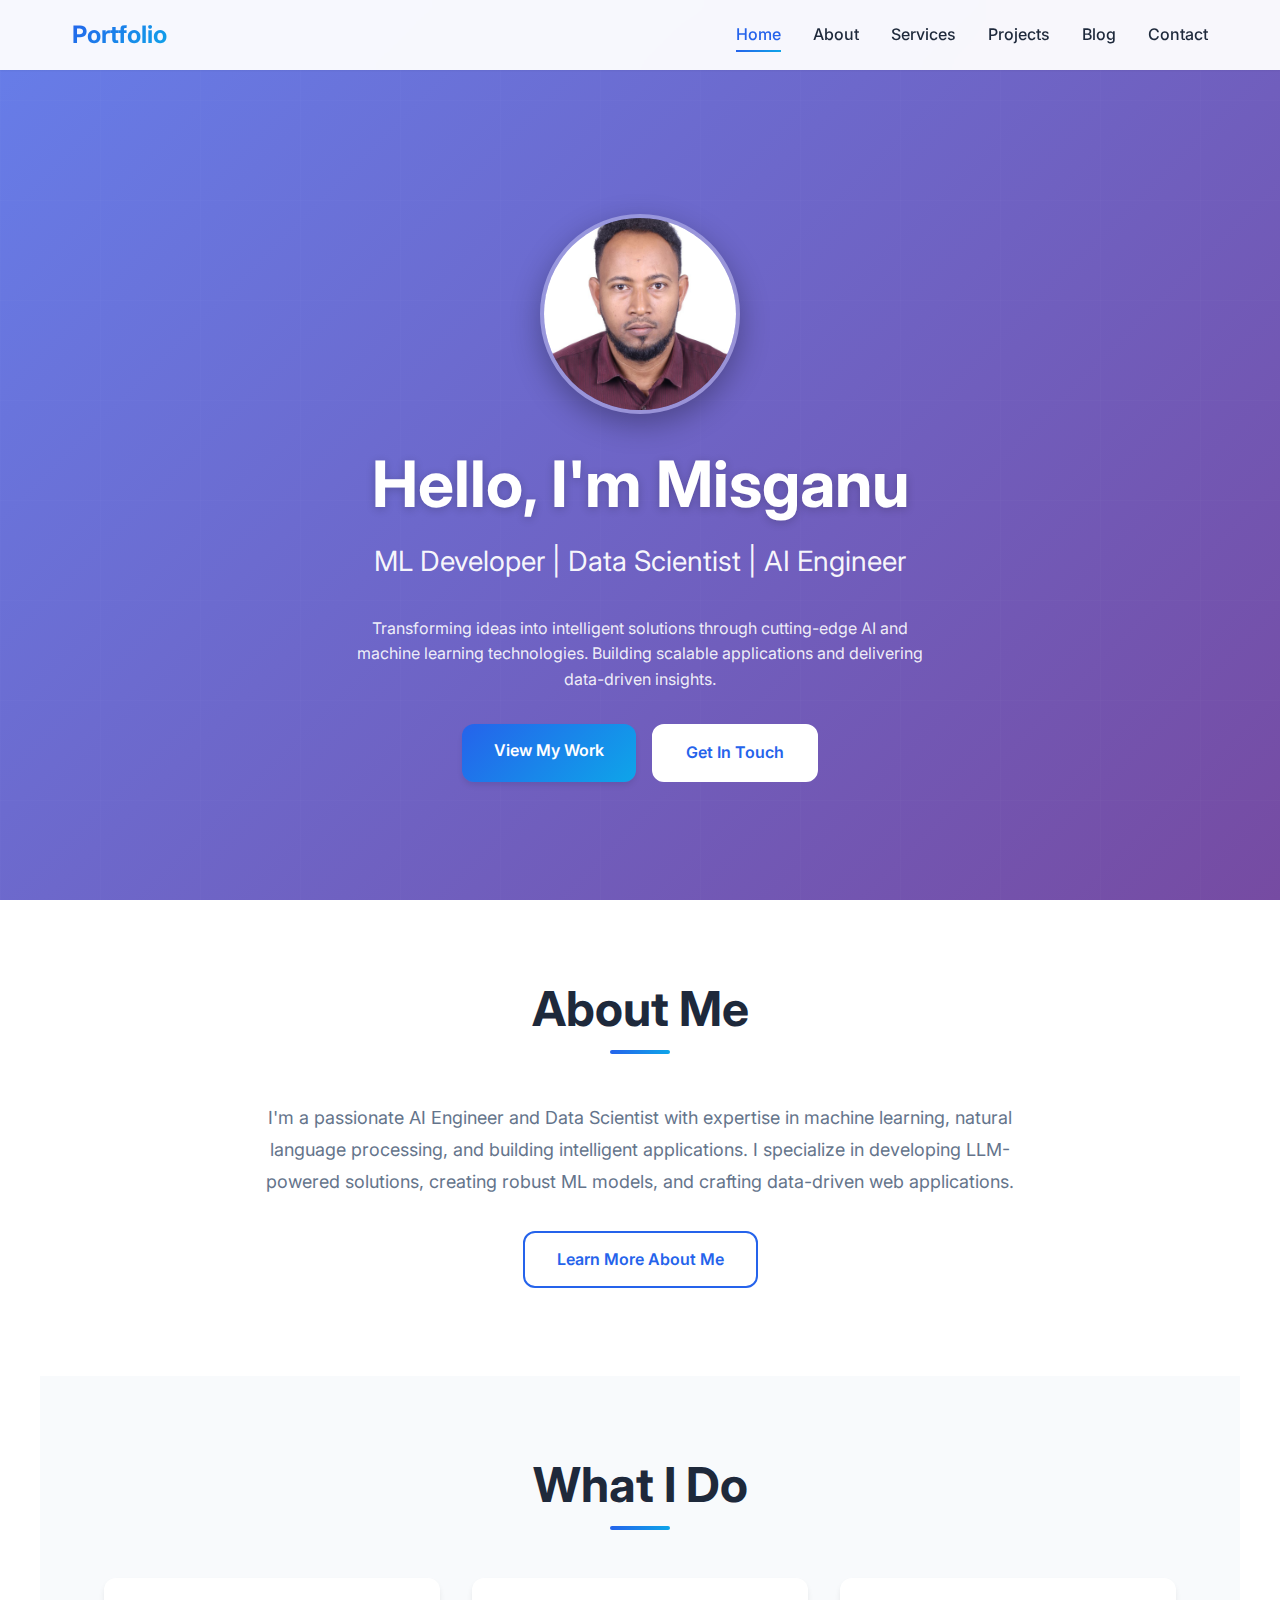
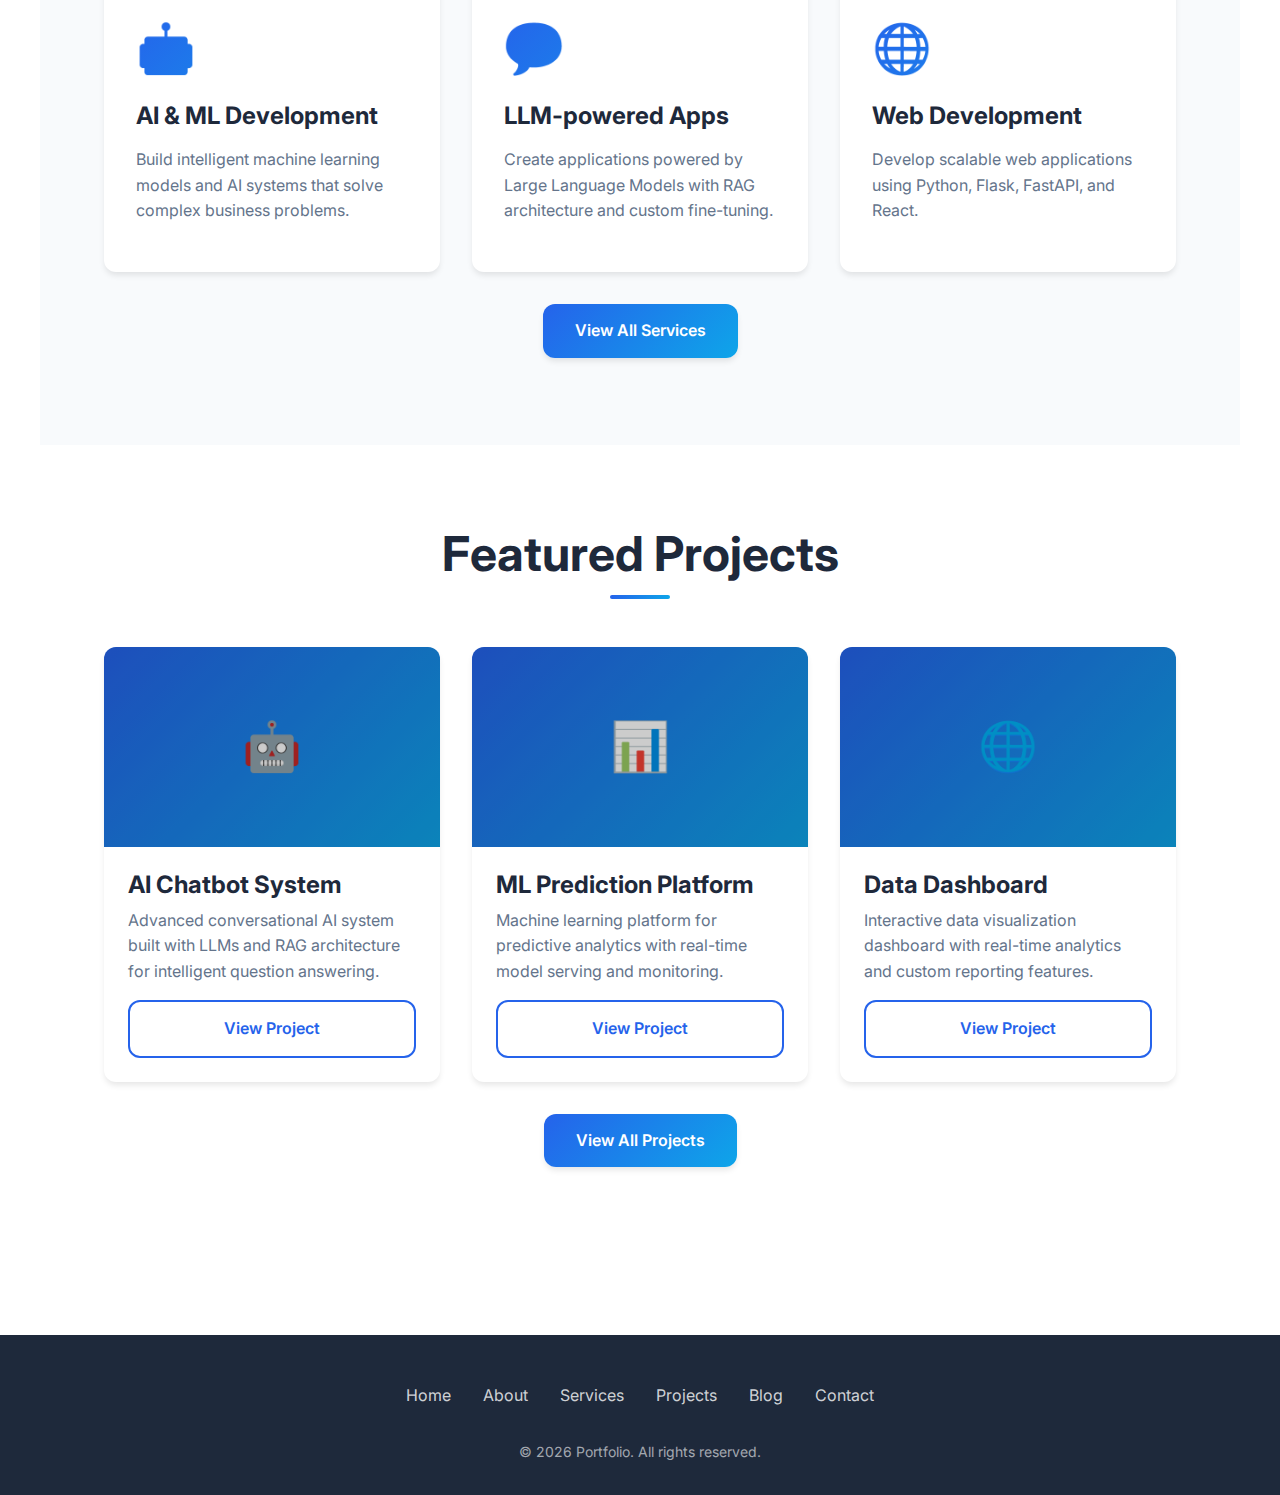
<file: index.html>
<!DOCTYPE html>
<html lang="en">
<head>
    <meta charset="UTF-8">
    <meta name="viewport" content="width=device-width, initial-scale=1.0">
    <meta name="description" content="AI Engineer | Data Scientist | ML Developer - Professional portfolio showcasing AI, machine learning, and web development projects">
    <meta name="keywords" content="AI Engineer, Data Scientist, Machine Learning, ML Developer, Python, AI, LLM, NLP">
    <meta name="author" content="Your Name">
    <title>Home - Portfolio | AI Engineer & Data Scientist</title>
    
    <!-- Google Fonts -->
    <link rel="preconnect" href="https://fonts.googleapis.com">
    <link rel="preconnect" href="https://fonts.gstatic.com" crossorigin>
    <link href="https://fonts.googleapis.com/css2?family=Inter:wght@300;400;500;600;700;800&display=swap" rel="stylesheet">
    
    <!-- Main Stylesheet -->
    <link rel="stylesheet" href="assets/css/style.css">
</head>
<body>
    <!-- Navbar Placeholder -->
    <div id="navbar-placeholder"></div>

    <!-- Hero Section -->
    <section class="hero">
        <div class="hero-content">
            <img src="assets/images/Misge_photo.jpg" alt="Misganu Tuse" class="hero-image">
            <h1>Hello, I'm Misganu</h1>
            <p class="title">ML Developer | Data Scientist | AI Engineer</p>
            <p style="color: rgba(255, 255, 255, 0.9); max-width: 600px; margin: 0 auto;">
                Transforming ideas into intelligent solutions through cutting-edge AI and machine learning technologies.
                Building scalable applications and delivering data-driven insights.
            </p>
            <div class="hero-cta">
                <a href="projects.html" class="btn btn-primary">View My Work</a>
                <a href="contact.html" class="btn btn-secondary">Get In Touch</a>
            </div>
        </div>
    </section>

    <!-- About Preview Section -->
    <section class="section">
        <div class="container">
            <h2 class="section-title">About Me</h2>
            <div style="max-width: 800px; margin: 0 auto; text-align: center;">
                <p style="font-size: 1.125rem; line-height: 1.8;">
                    I'm a passionate AI Engineer and Data Scientist with expertise in machine learning, natural language processing, 
                    and building intelligent applications. I specialize in developing LLM-powered solutions, creating robust ML models, 
                    and crafting data-driven web applications.
                </p>
                <div style="margin-top: 2rem;">
                    <a href="about.html" class="btn btn-outline">Learn More About Me</a>
                </div>
            </div>
        </div>
    </section>

    <!-- Services Preview Section -->
    <section class="section bg-light">
        <div class="container">
            <h2 class="section-title">What I Do</h2>
            <div class="grid grid-3">
                <div class="card">
                    <div class="card-icon">🤖</div>
                    <h3 class="card-title">AI & ML Development</h3>
                    <p class="card-description">
                        Build intelligent machine learning models and AI systems that solve complex business problems.
                    </p>
                </div>
                <div class="card">
                    <div class="card-icon">💬</div>
                    <h3 class="card-title">LLM-powered Apps</h3>
                    <p class="card-description">
                        Create applications powered by Large Language Models with RAG architecture and custom fine-tuning.
                    </p>
                </div>
                <div class="card">
                    <div class="card-icon">🌐</div>
                    <h3 class="card-title">Web Development</h3>
                    <p class="card-description">
                        Develop scalable web applications using Python, Flask, FastAPI, and React.
                    </p>
                </div>
            </div>
            <div style="text-align: center; margin-top: 2rem;">
                <a href="services.html" class="btn btn-primary">View All Services</a>
            </div>
        </div>
    </section>

    <!-- Projects Preview Section -->
    <section class="section">
        <div class="container">
            <h2 class="section-title">Featured Projects</h2>
            <div class="grid grid-3">
                <div class="project-card">
                    <div class="project-image">🤖</div>
                    <div class="project-content">
                        <h3 class="project-title">AI Chatbot System</h3>
                        <p class="project-description">
                            Advanced conversational AI system built with LLMs and RAG architecture for intelligent question answering.
                        </p>
                        <a href="projects.html" class="btn btn-outline" style="margin-top: auto;">View Project</a>
                    </div>
                </div>
                <div class="project-card">
                    <div class="project-image">📊</div>
                    <div class="project-content">
                        <h3 class="project-title">ML Prediction Platform</h3>
                        <p class="project-description">
                            Machine learning platform for predictive analytics with real-time model serving and monitoring.
                        </p>
                        <a href="projects.html" class="btn btn-outline" style="margin-top: auto;">View Project</a>
                    </div>
                </div>
                <div class="project-card">
                    <div class="project-image">🌐</div>
                    <div class="project-content">
                        <h3 class="project-title">Data Dashboard</h3>
                        <p class="project-description">
                            Interactive data visualization dashboard with real-time analytics and custom reporting features.
                        </p>
                        <a href="projects.html" class="btn btn-outline" style="margin-top: auto;">View Project</a>
                    </div>
                </div>
            </div>
            <div style="text-align: center; margin-top: 2rem;">
                <a href="projects.html" class="btn btn-primary">View All Projects</a>
            </div>
        </div>
    </section>

    <!-- Footer Placeholder -->
    <div id="footer-placeholder"></div>

    <!-- Main JavaScript -->
    <script type="module" src="assets/js/main.js"></script>
</body>
</html>
</file>
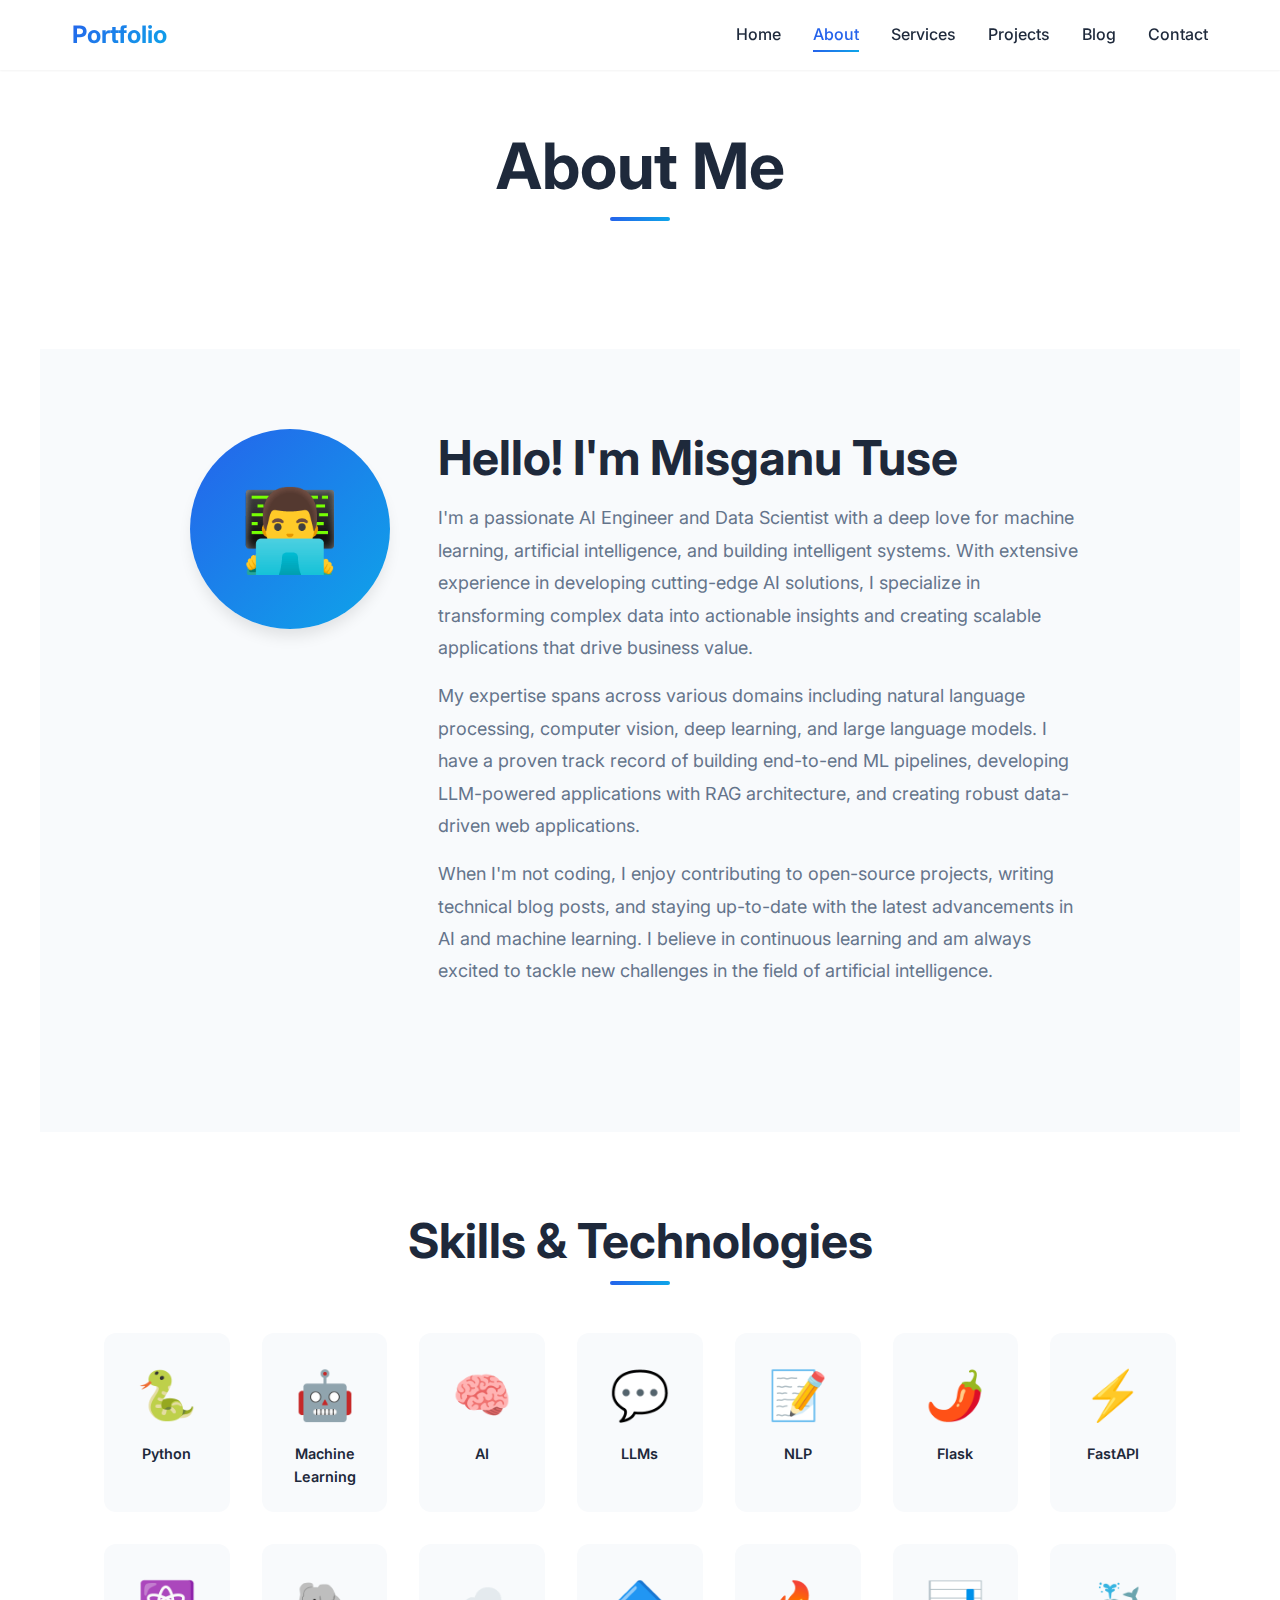
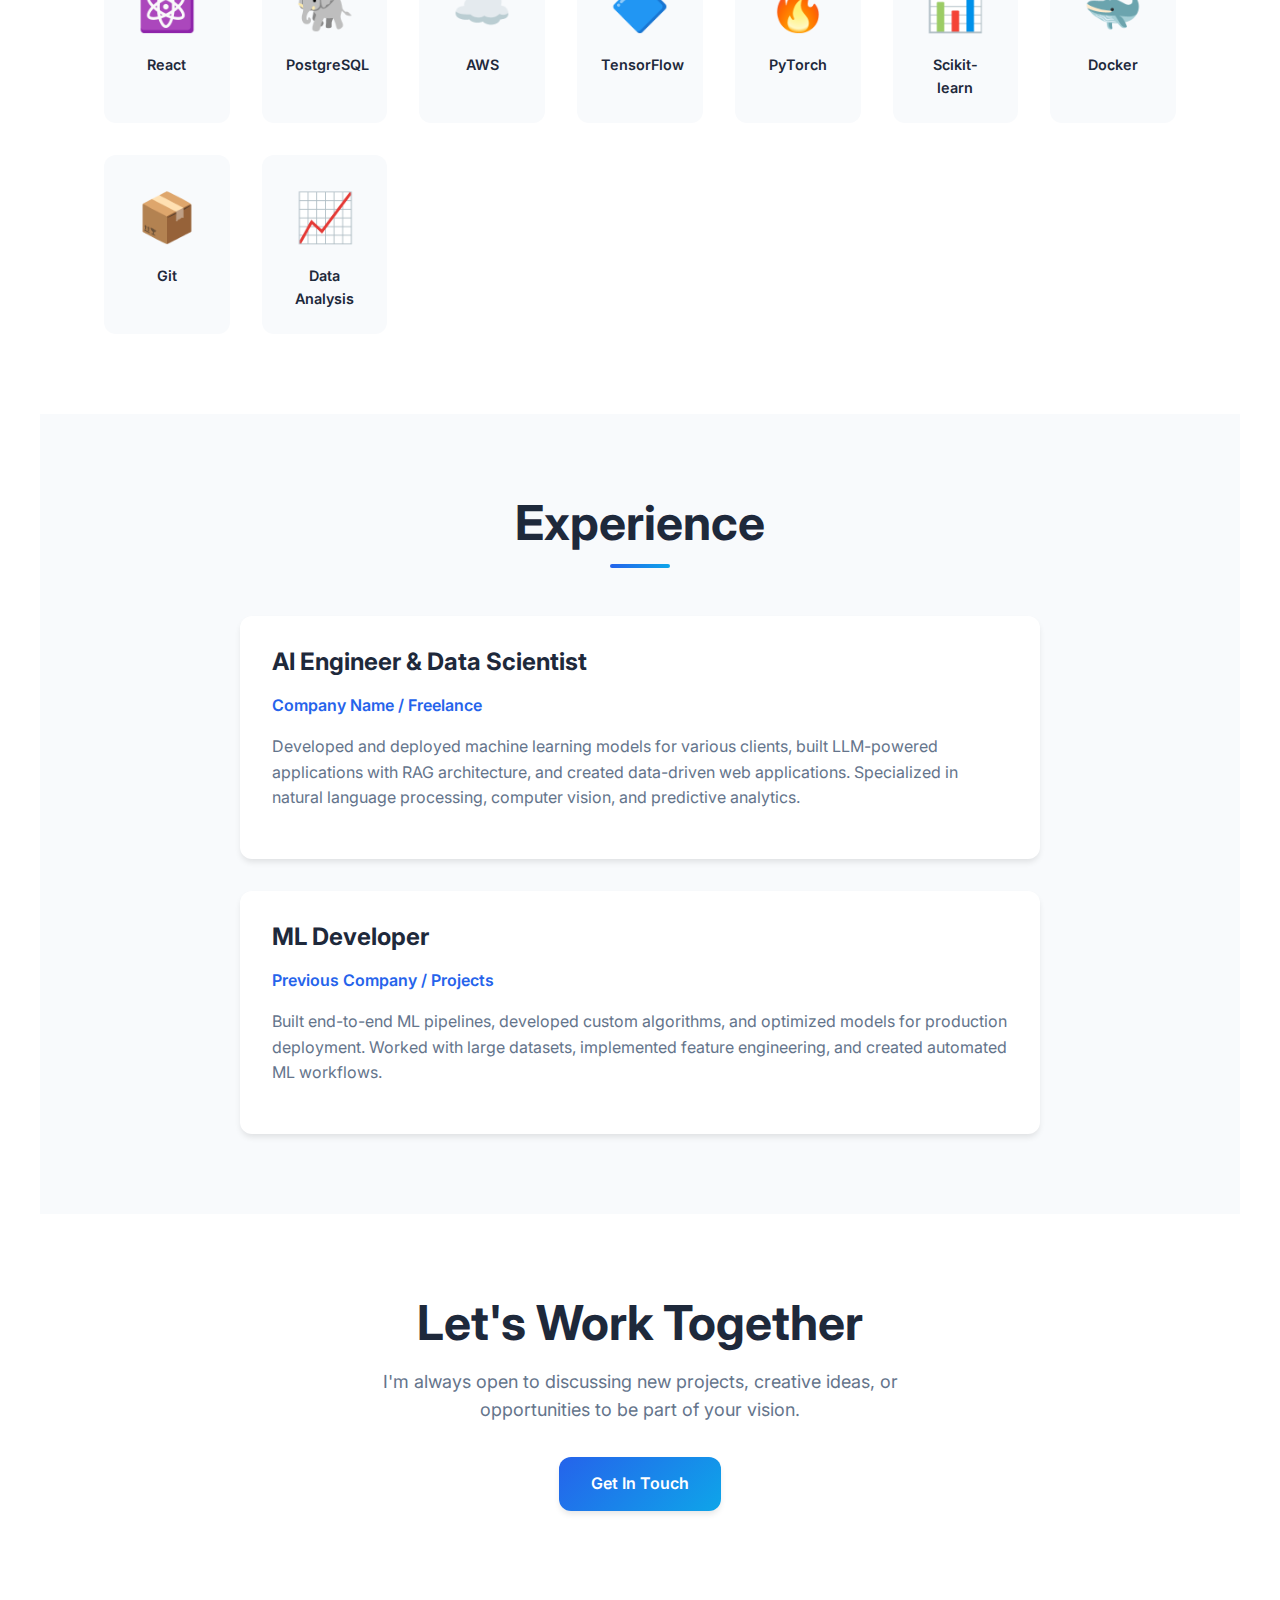
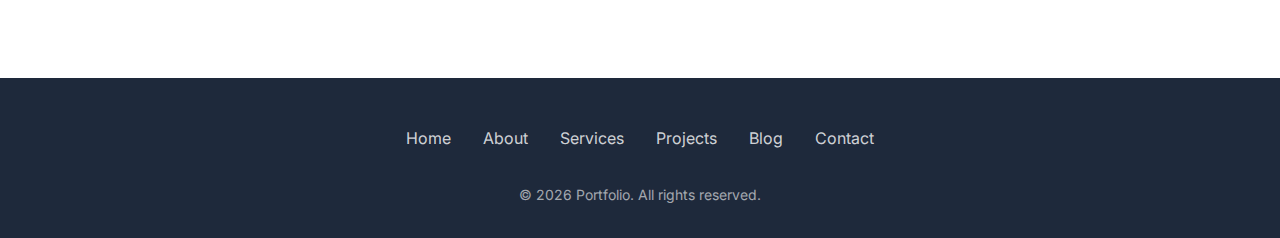
<file: about.html>
<!DOCTYPE html>
<html lang="en">
<head>
    <meta charset="UTF-8">
    <meta name="viewport" content="width=device-width, initial-scale=1.0">
    <meta name="description" content="Learn more about my background, skills, and experience as an AI Engineer and Data Scientist">
    <meta name="keywords" content="AI Engineer, Data Scientist, Machine Learning, Skills, Experience">
    <meta name="author" content="Your Name">
    <title>About - Portfolio | AI Engineer & Data Scientist</title>
    
    <!-- Google Fonts -->
    <link rel="preconnect" href="https://fonts.googleapis.com">
    <link rel="preconnect" href="https://fonts.gstatic.com" crossorigin>
    <link href="https://fonts.googleapis.com/css2?family=Inter:wght@300;400;500;600;700;800&display=swap" rel="stylesheet">
    
    <!-- Main Stylesheet -->
    <link rel="stylesheet" href="assets/css/style.css">
</head>
<body>
    <!-- Navbar Placeholder -->
    <div id="navbar-placeholder"></div>

    <!-- Hero Section -->
    <section class="section" style="padding-top: 8rem;">
        <div class="container">
            <h1 class="section-title">About Me</h1>
        </div>
    </section>

    <!-- Bio Section -->
    <section class="section bg-light">
        <div class="container">
            <div style="max-width: 900px; margin: 0 auto;">
                <div style="display: grid; grid-template-columns: 200px 1fr; gap: 3rem; align-items: start; margin-bottom: 3rem;">
                    <div style="width: 200px; height: 200px; border-radius: 50%; background: linear-gradient(135deg, var(--primary-color), var(--accent-color)); display: flex; align-items: center; justify-content: center; font-size: 5rem; color: white; box-shadow: var(--shadow-lg);">
                        👨‍💻
                    </div>
                    <div>
                        <h2 style="margin-bottom: 1rem;">Hello! I'm Misganu Tuse</h2>
                        <p style="font-size: 1.125rem; line-height: 1.8; margin-bottom: 1rem;">
                            I'm a passionate AI Engineer and Data Scientist with a deep love for machine learning, artificial intelligence, 
                            and building intelligent systems. With extensive experience in developing cutting-edge AI solutions, I specialize 
                            in transforming complex data into actionable insights and creating scalable applications that drive business value.
                        </p>
                        <p style="font-size: 1.125rem; line-height: 1.8; margin-bottom: 1rem;">
                            My expertise spans across various domains including natural language processing, computer vision, deep learning, 
                            and large language models. I have a proven track record of building end-to-end ML pipelines, developing LLM-powered 
                            applications with RAG architecture, and creating robust data-driven web applications.
                        </p>
                        <p style="font-size: 1.125rem; line-height: 1.8;">
                            When I'm not coding, I enjoy contributing to open-source projects, writing technical blog posts, and staying 
                            up-to-date with the latest advancements in AI and machine learning. I believe in continuous learning and am 
                            always excited to tackle new challenges in the field of artificial intelligence.
                        </p>
                    </div>
                </div>
            </div>
        </div>
    </section>

    <!-- Skills Section -->
    <section class="section">
        <div class="container">
            <h2 class="section-title">Skills & Technologies</h2>
            <div class="skills-grid">
                <div class="skill-item">
                    <span class="skill-icon">🐍</span>
                    <div class="skill-name">Python</div>
                </div>
                <div class="skill-item">
                    <span class="skill-icon">🤖</span>
                    <div class="skill-name">Machine Learning</div>
                </div>
                <div class="skill-item">
                    <span class="skill-icon">🧠</span>
                    <div class="skill-name">AI</div>
                </div>
                <div class="skill-item">
                    <span class="skill-icon">💬</span>
                    <div class="skill-name">LLMs</div>
                </div>
                <div class="skill-item">
                    <span class="skill-icon">📝</span>
                    <div class="skill-name">NLP</div>
                </div>
                <div class="skill-item">
                    <span class="skill-icon">🌶️</span>
                    <div class="skill-name">Flask</div>
                </div>
                <div class="skill-item">
                    <span class="skill-icon">⚡</span>
                    <div class="skill-name">FastAPI</div>
                </div>
                <div class="skill-item">
                    <span class="skill-icon">⚛️</span>
                    <div class="skill-name">React</div>
                </div>
                <div class="skill-item">
                    <span class="skill-icon">🐘</span>
                    <div class="skill-name">PostgreSQL</div>
                </div>
                <div class="skill-item">
                    <span class="skill-icon">☁️</span>
                    <div class="skill-name">AWS</div>
                </div>
                <div class="skill-item">
                    <span class="skill-icon">🔷</span>
                    <div class="skill-name">TensorFlow</div>
                </div>
                <div class="skill-item">
                    <span class="skill-icon">🔥</span>
                    <div class="skill-name">PyTorch</div>
                </div>
                <div class="skill-item">
                    <span class="skill-icon">📊</span>
                    <div class="skill-name">Scikit-learn</div>
                </div>
                <div class="skill-item">
                    <span class="skill-icon">🐳</span>
                    <div class="skill-name">Docker</div>
                </div>
                <div class="skill-item">
                    <span class="skill-icon">📦</span>
                    <div class="skill-name">Git</div>
                </div>
                <div class="skill-item">
                    <span class="skill-icon">📈</span>
                    <div class="skill-name">Data Analysis</div>
                </div>
            </div>
        </div>
    </section>

    <!-- Experience Section -->
    <section class="section bg-light">
        <div class="container">
            <h2 class="section-title">Experience</h2>
            <div style="max-width: 800px; margin: 0 auto;">
                <div class="card" style="margin-bottom: 2rem;">
                    <h3 class="card-title">AI Engineer & Data Scientist</h3>
                    <p style="color: var(--primary-color); font-weight: 600; margin-bottom: 1rem;">Company Name / Freelance</p>
                    <p class="card-description">
                        Developed and deployed machine learning models for various clients, built LLM-powered applications with RAG architecture, 
                        and created data-driven web applications. Specialized in natural language processing, computer vision, and predictive analytics.
                    </p>
                </div>
                <div class="card">
                    <h3 class="card-title">ML Developer</h3>
                    <p style="color: var(--primary-color); font-weight: 600; margin-bottom: 1rem;">Previous Company / Projects</p>
                    <p class="card-description">
                        Built end-to-end ML pipelines, developed custom algorithms, and optimized models for production deployment. 
                        Worked with large datasets, implemented feature engineering, and created automated ML workflows.
                    </p>
                </div>
            </div>
        </div>
    </section>

    <!-- CTA Section -->
    <section class="section">
        <div class="container">
            <div style="text-align: center; max-width: 600px; margin: 0 auto;">
                <h2 style="margin-bottom: 1rem;">Let's Work Together</h2>
                <p style="font-size: 1.125rem; margin-bottom: 2rem;">
                    I'm always open to discussing new projects, creative ideas, or opportunities to be part of your vision.
                </p>
                <a href="contact.html" class="btn btn-primary">Get In Touch</a>
            </div>
        </div>
    </section>

    <!-- Footer Placeholder -->
    <div id="footer-placeholder"></div>

    <!-- Main JavaScript -->
    <script type="module" src="assets/js/main.js"></script>
</body>
</html>
</file>
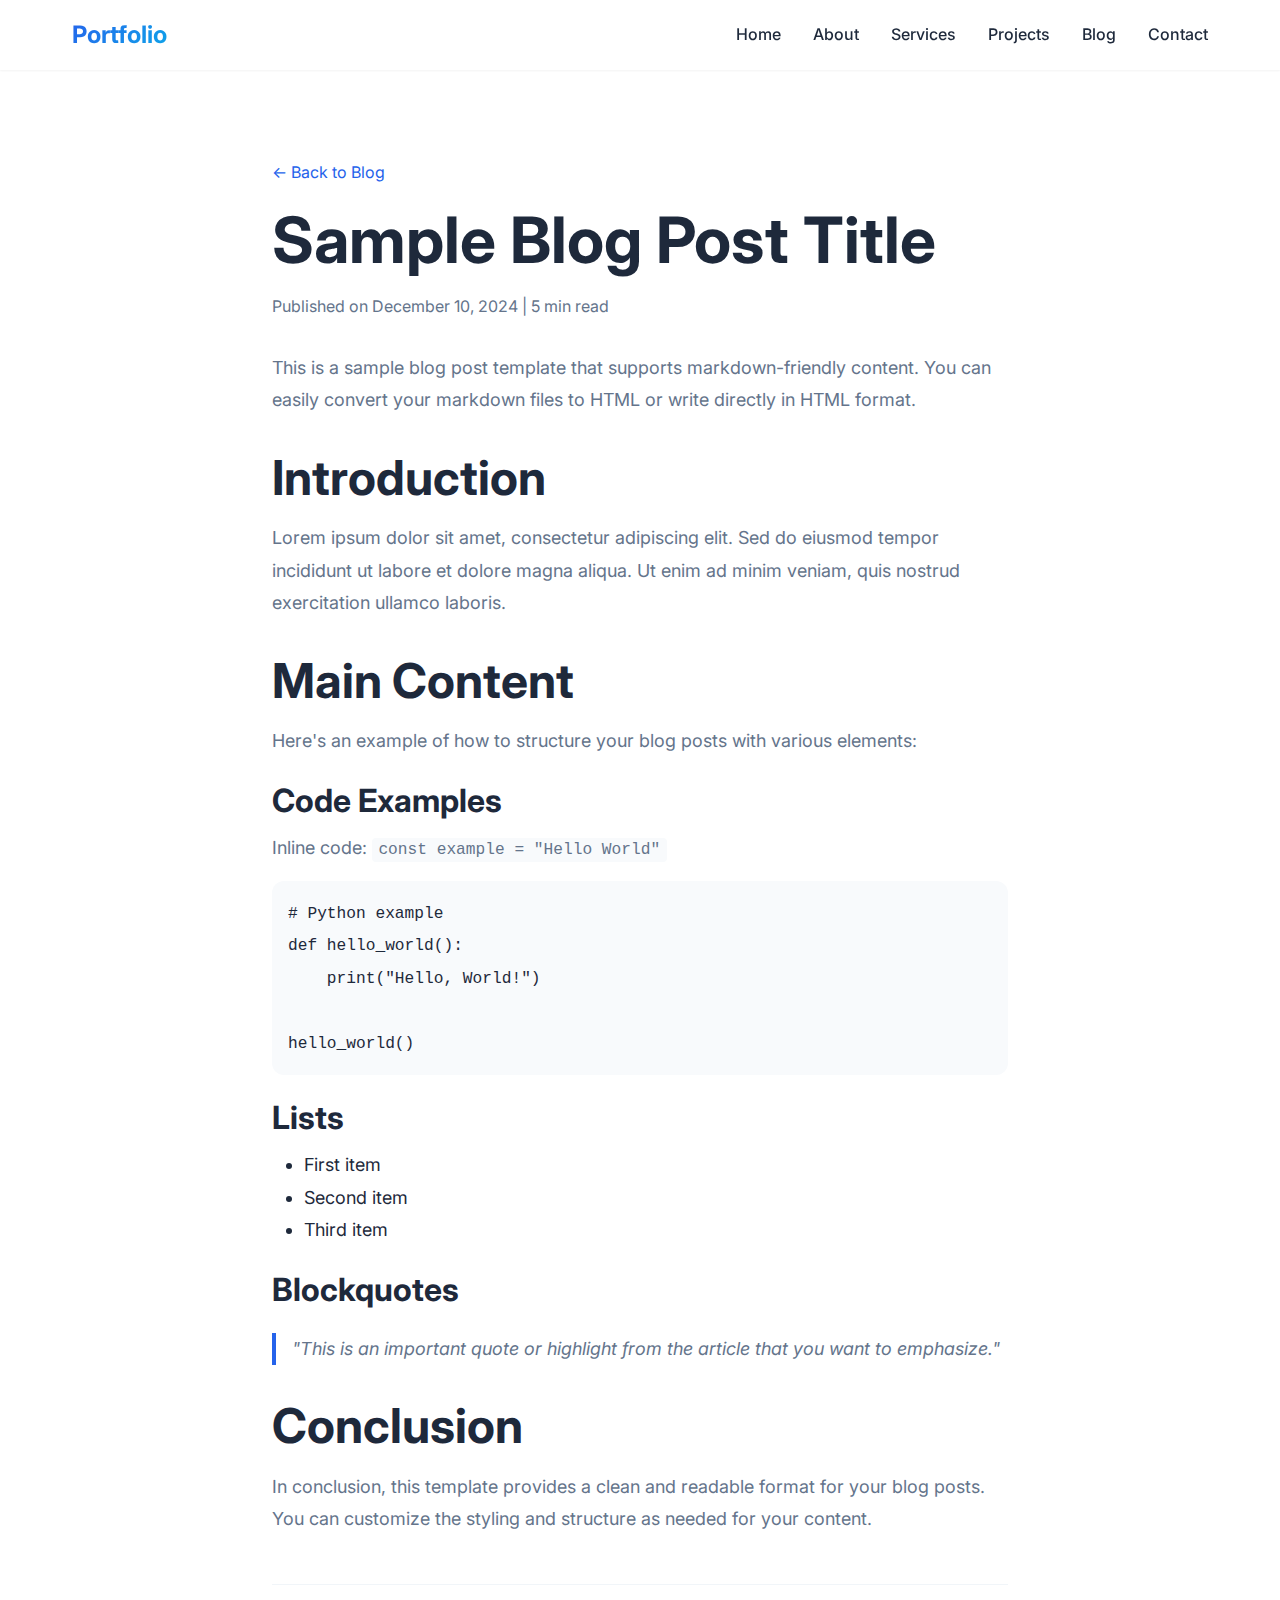
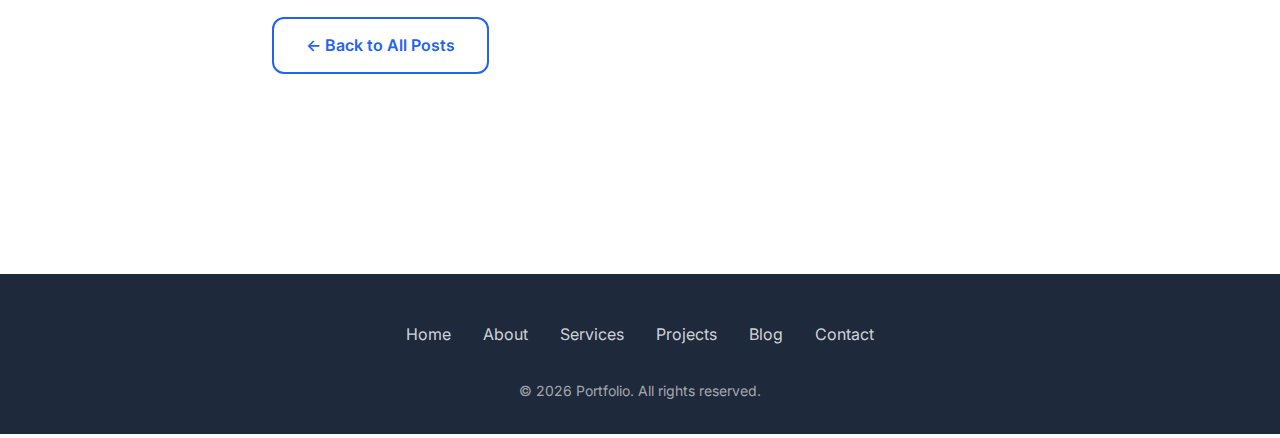
<file: blog-post.html>
<!DOCTYPE html>
<html lang="en">
<head>
    <meta charset="UTF-8">
    <meta name="viewport" content="width=device-width, initial-scale=1.0">
    <meta name="description" content="Sample blog post template with markdown-friendly content structure">
    <meta name="keywords" content="Blog Post, Article, Tutorial">
    <meta name="author" content="Your Name">
    <title>Blog Post - Portfolio | AI Engineer & Data Scientist</title>
    
    <!-- Google Fonts -->
    <link rel="preconnect" href="https://fonts.googleapis.com">
    <link rel="preconnect" href="https://fonts.gstatic.com" crossorigin>
    <link href="https://fonts.googleapis.com/css2?family=Inter:wght@300;400;500;600;700;800&display=swap" rel="stylesheet">
    
    <!-- Main Stylesheet -->
    <link rel="stylesheet" href="assets/css/style.css">
    
    <style>
        .blog-post-container {
            max-width: 800px;
            margin: 0 auto;
            padding: 2rem;
        }
        .blog-post-header {
            margin-bottom: 2rem;
        }
        .blog-post-meta {
            color: var(--text-light);
            margin-bottom: 1rem;
        }
        .blog-post-content {
            line-height: 1.8;
            font-size: 1.125rem;
        }
        .blog-post-content h2 {
            margin-top: 2rem;
            margin-bottom: 1rem;
        }
        .blog-post-content h3 {
            margin-top: 1.5rem;
            margin-bottom: 0.75rem;
        }
        .blog-post-content code {
            background: var(--bg-light);
            padding: 0.2rem 0.4rem;
            border-radius: 0.25rem;
            font-family: 'Courier New', monospace;
            font-size: 0.9em;
        }
        .blog-post-content pre {
            background: var(--bg-light);
            padding: 1rem;
            border-radius: var(--border-radius);
            overflow-x: auto;
            margin: 1rem 0;
        }
        .blog-post-content pre code {
            background: none;
            padding: 0;
        }
        .blog-post-content ul, .blog-post-content ol {
            margin-left: 2rem;
            margin-bottom: 1rem;
        }
        .blog-post-content blockquote {
            border-left: 4px solid var(--primary-color);
            padding-left: 1rem;
            margin: 1.5rem 0;
            font-style: italic;
            color: var(--text-light);
        }
    </style>
</head>
<body>
    <!-- Navbar Placeholder -->
    <div id="navbar-placeholder"></div>

    <!-- Blog Post Content -->
    <section class="section" style="padding-top: 8rem;">
        <div class="blog-post-container">
            <div class="blog-post-header">
                <a href="blog.html" style="color: var(--primary-color); margin-bottom: 1rem; display: inline-block;">← Back to Blog</a>
                <h1>Sample Blog Post Title</h1>
                <div class="blog-post-meta">
                    Published on December 10, 2024 | 5 min read
                </div>
            </div>

            <div class="blog-post-content">
                <p>
                    This is a sample blog post template that supports markdown-friendly content. You can easily convert your markdown 
                    files to HTML or write directly in HTML format.
                </p>

                <h2>Introduction</h2>
                <p>
                    Lorem ipsum dolor sit amet, consectetur adipiscing elit. Sed do eiusmod tempor incididunt ut labore et dolore 
                    magna aliqua. Ut enim ad minim veniam, quis nostrud exercitation ullamco laboris.
                </p>

                <h2>Main Content</h2>
                <p>
                    Here's an example of how to structure your blog posts with various elements:
                </p>

                <h3>Code Examples</h3>
                <p>Inline code: <code>const example = "Hello World"</code></p>

                <pre><code># Python example
def hello_world():
    print("Hello, World!")

hello_world()</code></pre>

                <h3>Lists</h3>
                <ul>
                    <li>First item</li>
                    <li>Second item</li>
                    <li>Third item</li>
                </ul>

                <h3>Blockquotes</h3>
                <blockquote>
                    "This is an important quote or highlight from the article that you want to emphasize."
                </blockquote>

                <h2>Conclusion</h2>
                <p>
                    In conclusion, this template provides a clean and readable format for your blog posts. You can customize the 
                    styling and structure as needed for your content.
                </p>
            </div>

            <div style="margin-top: 3rem; padding-top: 2rem; border-top: 1px solid var(--bg-gray);">
                <a href="blog.html" class="btn btn-outline">← Back to All Posts</a>
            </div>
        </div>
    </section>

    <!-- Footer Placeholder -->
    <div id="footer-placeholder"></div>

    <!-- Main JavaScript -->
    <script type="module" src="assets/js/main.js"></script>
</body>
</html>
</file>
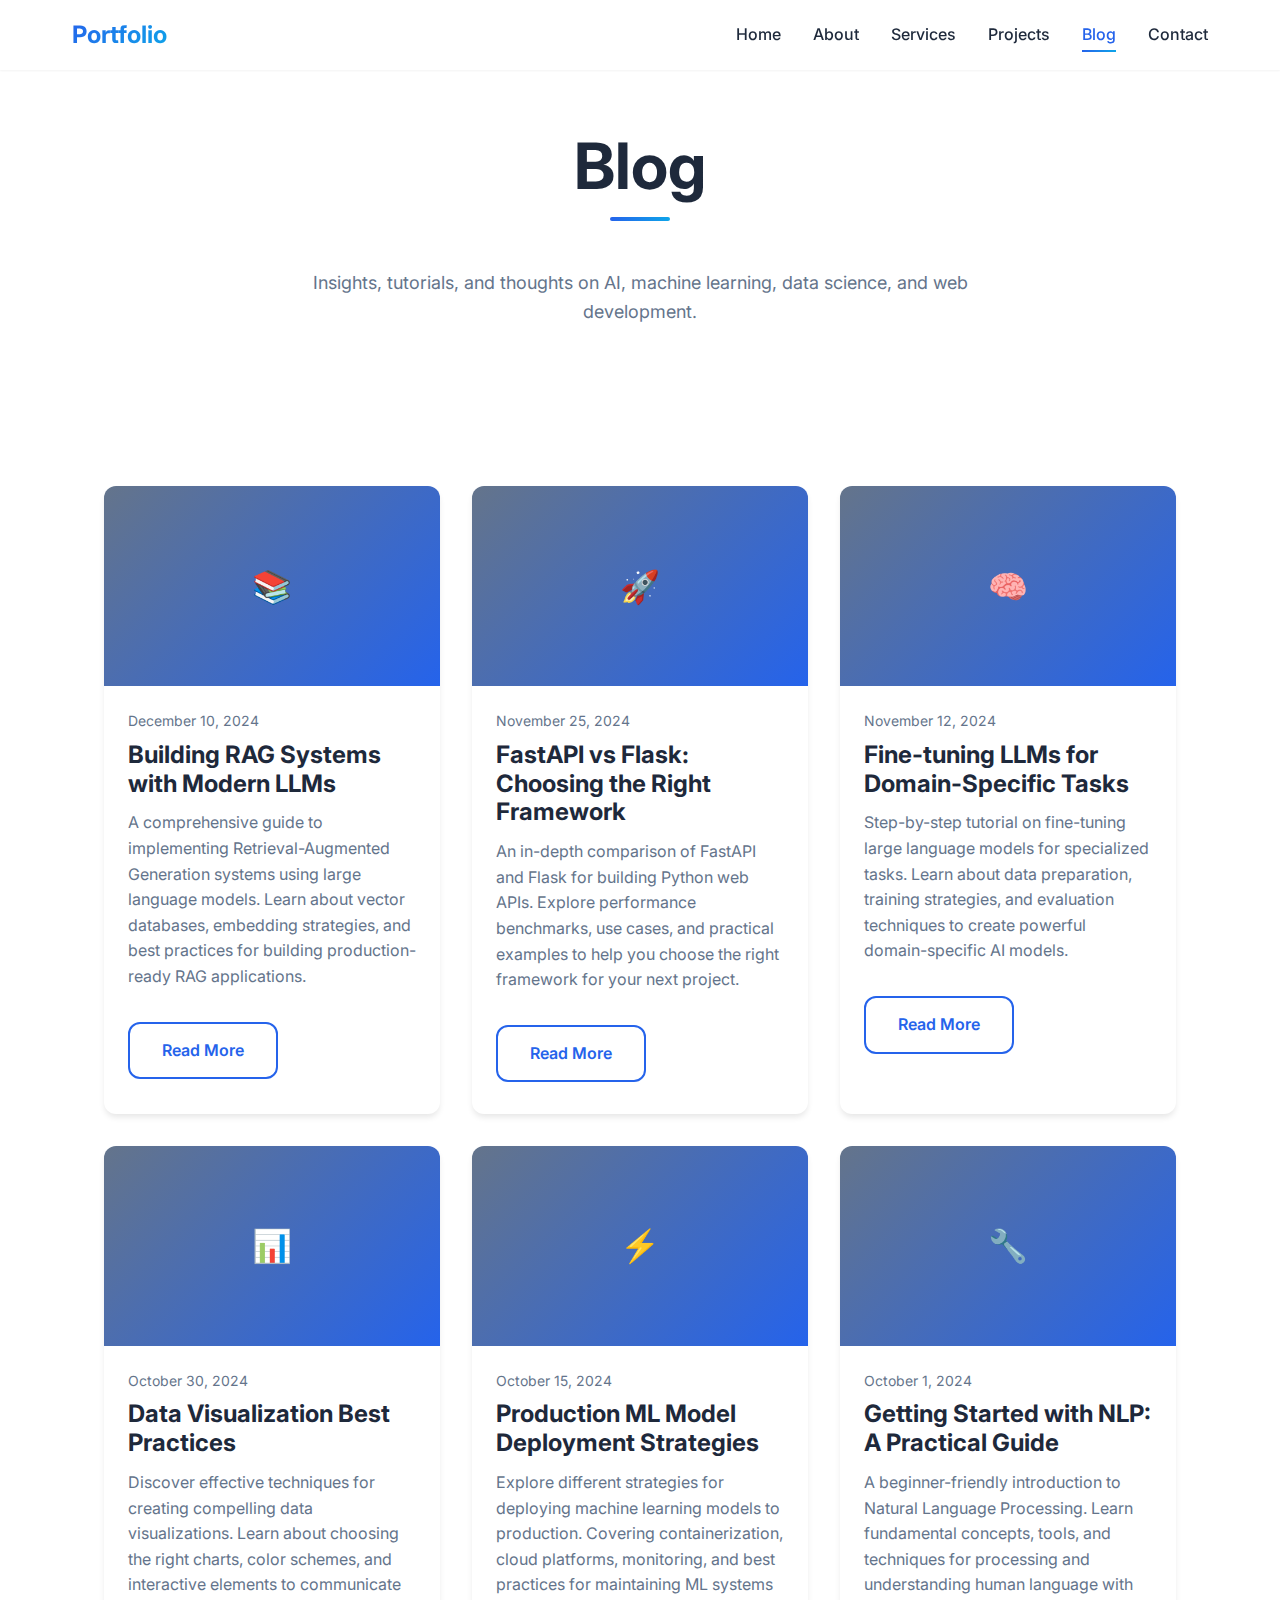
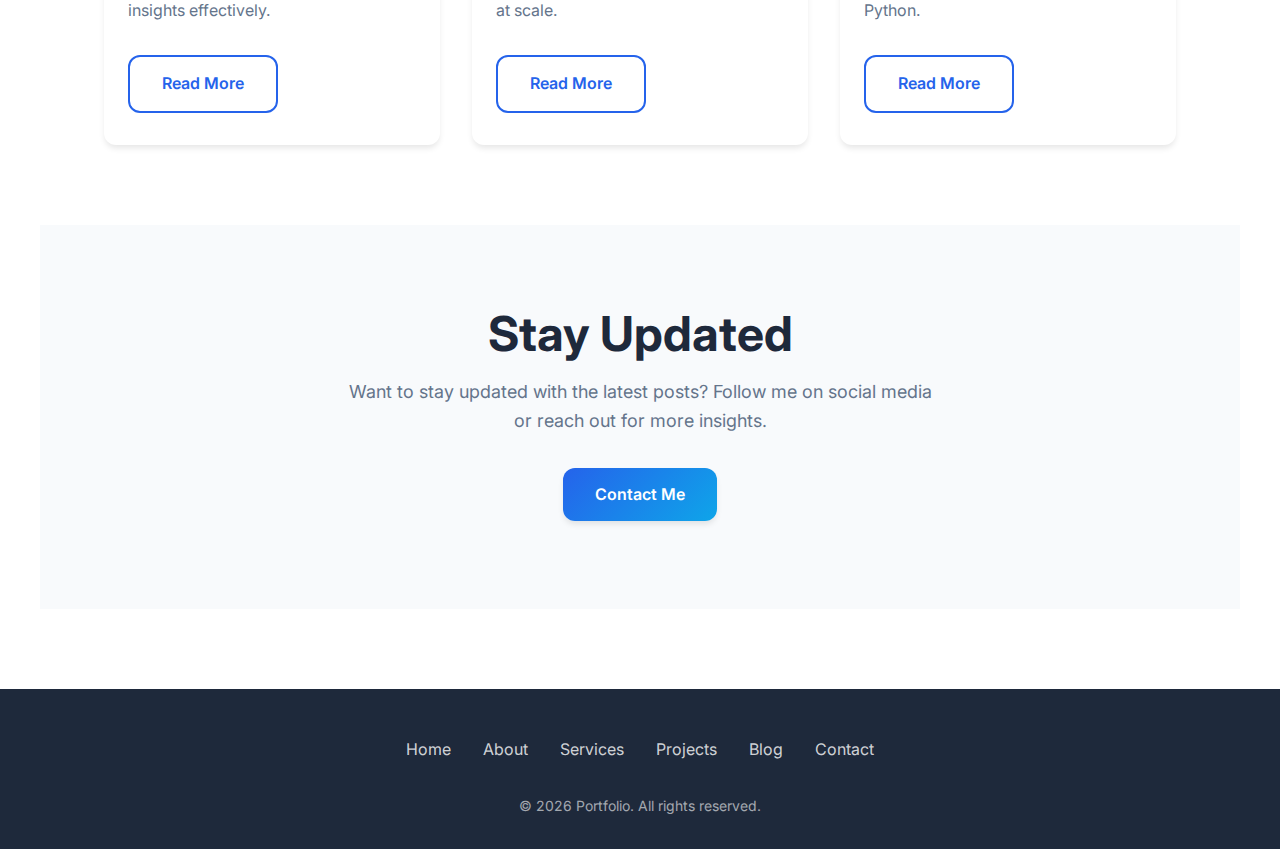
<file: blog.html>
<!DOCTYPE html>
<html lang="en">
<head>
    <meta charset="UTF-8">
    <meta name="viewport" content="width=device-width, initial-scale=1.0">
    <meta name="description" content="Blog posts about AI, Machine Learning, Data Science, and Web Development. Technical insights, tutorials, and industry trends">
    <meta name="keywords" content="AI Blog, Machine Learning Blog, Data Science, Tech Blog, Programming">
    <meta name="author" content="Your Name">
    <title>Blog - Portfolio | AI Engineer & Data Scientist</title>
    
    <!-- Google Fonts -->
    <link rel="preconnect" href="https://fonts.googleapis.com">
    <link rel="preconnect" href="https://fonts.gstatic.com" crossorigin>
    <link href="https://fonts.googleapis.com/css2?family=Inter:wght@300;400;500;600;700;800&display=swap" rel="stylesheet">
    
    <!-- Main Stylesheet -->
    <link rel="stylesheet" href="assets/css/style.css">
</head>
<body>
    <!-- Navbar Placeholder -->
    <div id="navbar-placeholder"></div>

    <!-- Hero Section -->
    <section class="section" style="padding-top: 8rem;">
        <div class="container">
            <h1 class="section-title">Blog</h1>
            <p style="text-align: center; font-size: 1.125rem; max-width: 700px; margin: 0 auto;">
                Insights, tutorials, and thoughts on AI, machine learning, data science, and web development.
            </p>
        </div>
    </section>

    <!-- Blog Posts -->
    <section class="section">
        <div class="container">
            <div class="blog-grid">
                <!-- Blog Post 1 -->
                <article class="blog-card">
                    <div class="blog-image">📚</div>
                    <div class="blog-content">
                        <p class="blog-date">December 10, 2024</p>
                        <h3 class="blog-title">Building RAG Systems with Modern LLMs</h3>
                        <p class="blog-excerpt">
                            A comprehensive guide to implementing Retrieval-Augmented Generation systems using large language models. 
                            Learn about vector databases, embedding strategies, and best practices for building production-ready RAG applications.
                        </p>
                        <a href="blog-post.html" class="btn btn-outline" style="margin-top: 1rem;">Read More</a>
                    </div>
                </article>

                <!-- Blog Post 2 -->
                <article class="blog-card">
                    <div class="blog-image">🚀</div>
                    <div class="blog-content">
                        <p class="blog-date">November 25, 2024</p>
                        <h3 class="blog-title">FastAPI vs Flask: Choosing the Right Framework</h3>
                        <p class="blog-excerpt">
                            An in-depth comparison of FastAPI and Flask for building Python web APIs. Explore performance benchmarks, 
                            use cases, and practical examples to help you choose the right framework for your next project.
                        </p>
                        <a href="blog-post.html" class="btn btn-outline" style="margin-top: 1rem;">Read More</a>
                    </div>
                </article>

                <!-- Blog Post 3 -->
                <article class="blog-card">
                    <div class="blog-image">🧠</div>
                    <div class="blog-content">
                        <p class="blog-date">November 12, 2024</p>
                        <h3 class="blog-title">Fine-tuning LLMs for Domain-Specific Tasks</h3>
                        <p class="blog-excerpt">
                            Step-by-step tutorial on fine-tuning large language models for specialized tasks. Learn about data preparation, 
                            training strategies, and evaluation techniques to create powerful domain-specific AI models.
                        </p>
                        <a href="blog-post.html" class="btn btn-outline" style="margin-top: 1rem;">Read More</a>
                    </div>
                </article>

                <!-- Blog Post 4 -->
                <article class="blog-card">
                    <div class="blog-image">📊</div>
                    <div class="blog-content">
                        <p class="blog-date">October 30, 2024</p>
                        <h3 class="blog-title">Data Visualization Best Practices</h3>
                        <p class="blog-excerpt">
                            Discover effective techniques for creating compelling data visualizations. Learn about choosing the right charts, 
                            color schemes, and interactive elements to communicate insights effectively.
                        </p>
                        <a href="blog-post.html" class="btn btn-outline" style="margin-top: 1rem;">Read More</a>
                    </div>
                </article>

                <!-- Blog Post 5 -->
                <article class="blog-card">
                    <div class="blog-image">⚡</div>
                    <div class="blog-content">
                        <p class="blog-date">October 15, 2024</p>
                        <h3 class="blog-title">Production ML Model Deployment Strategies</h3>
                        <p class="blog-excerpt">
                            Explore different strategies for deploying machine learning models to production. Covering containerization, 
                            cloud platforms, monitoring, and best practices for maintaining ML systems at scale.
                        </p>
                        <a href="blog-post.html" class="btn btn-outline" style="margin-top: 1rem;">Read More</a>
                    </div>
                </article>

                <!-- Blog Post 6 -->
                <article class="blog-card">
                    <div class="blog-image">🔧</div>
                    <div class="blog-content">
                        <p class="blog-date">October 1, 2024</p>
                        <h3 class="blog-title">Getting Started with NLP: A Practical Guide</h3>
                        <p class="blog-excerpt">
                            A beginner-friendly introduction to Natural Language Processing. Learn fundamental concepts, tools, and techniques 
                            for processing and understanding human language with Python.
                        </p>
                        <a href="blog-post.html" class="btn btn-outline" style="margin-top: 1rem;">Read More</a>
                    </div>
                </article>
            </div>
        </div>
    </section>

    <!-- Newsletter/CTA Section -->
    <section class="section bg-light">
        <div class="container">
            <div style="text-align: center; max-width: 600px; margin: 0 auto;">
                <h2 style="margin-bottom: 1rem;">Stay Updated</h2>
                <p style="font-size: 1.125rem; margin-bottom: 2rem;">
                    Want to stay updated with the latest posts? Follow me on social media or reach out for more insights.
                </p>
                <a href="contact.html" class="btn btn-primary">Contact Me</a>
            </div>
        </div>
    </section>

    <!-- Footer Placeholder -->
    <div id="footer-placeholder"></div>

    <!-- Main JavaScript -->
    <script type="module" src="assets/js/main.js"></script>
</body>
</html>
</file>
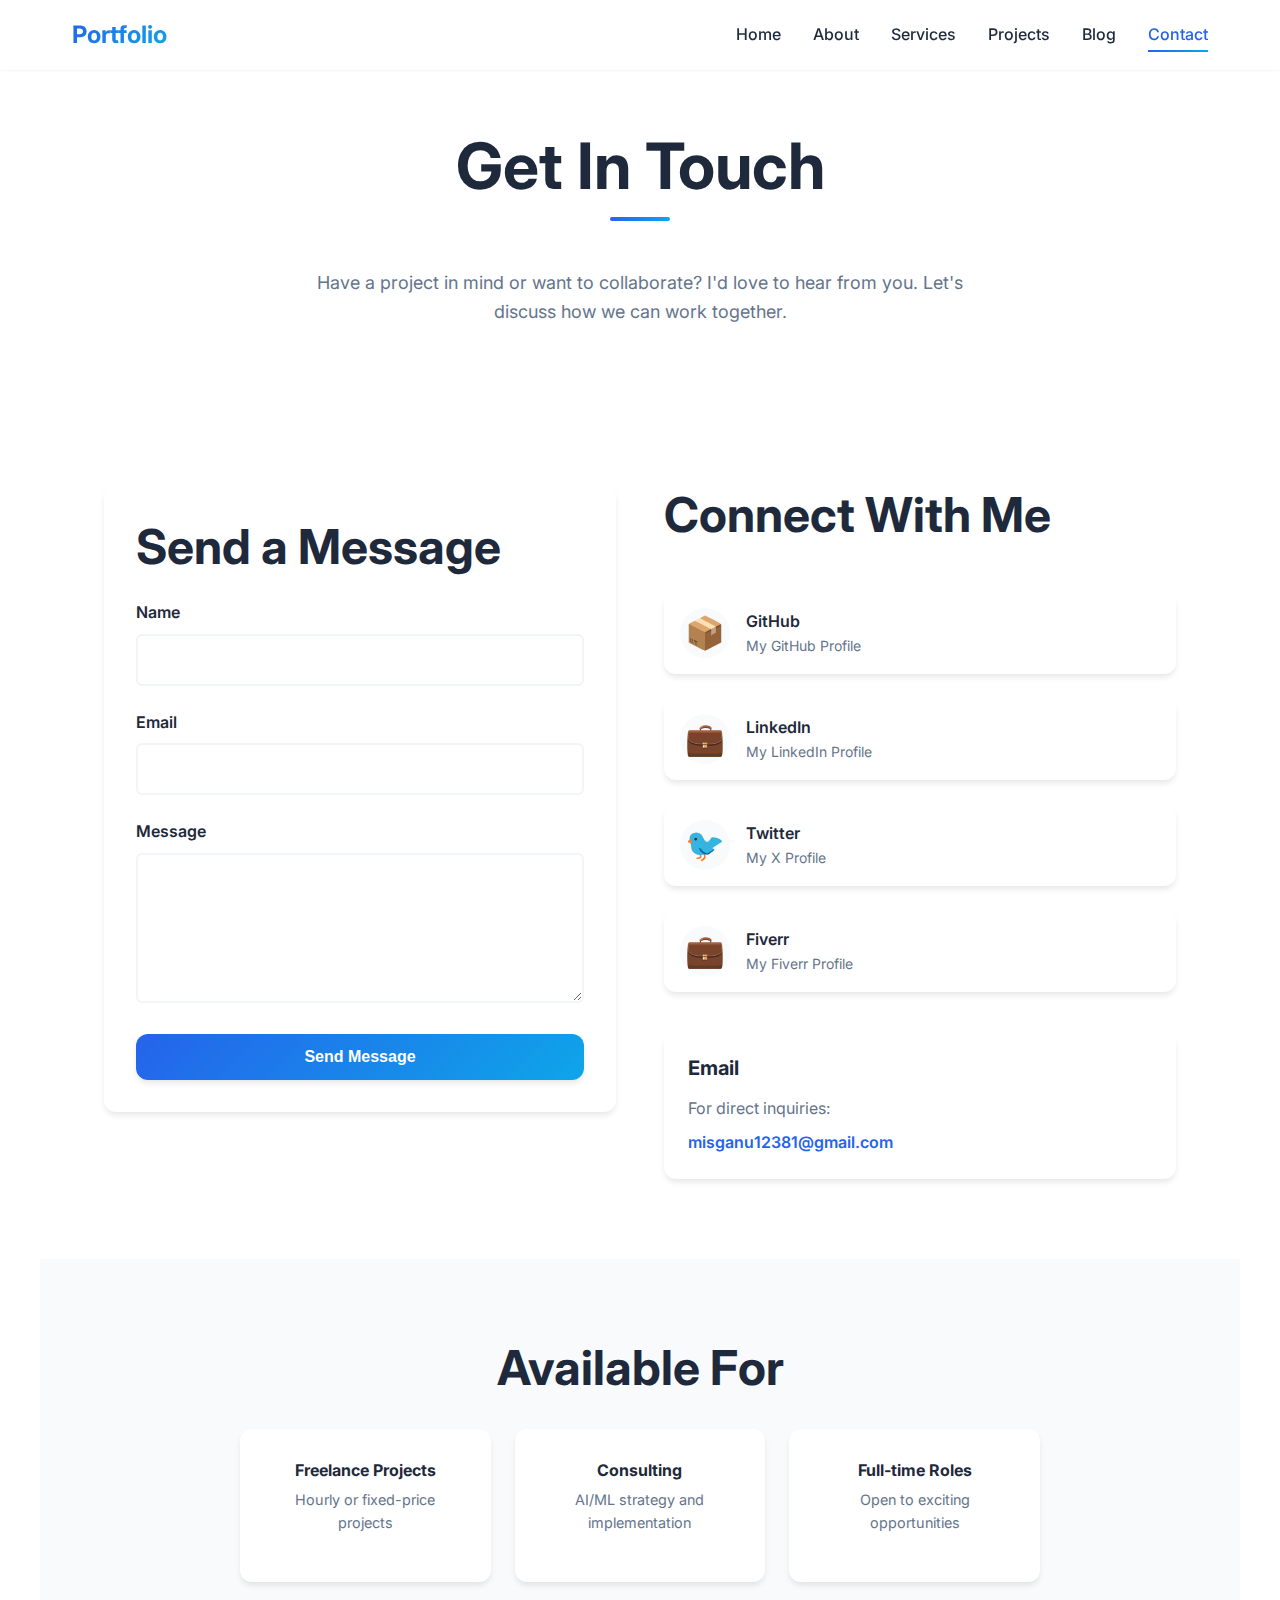
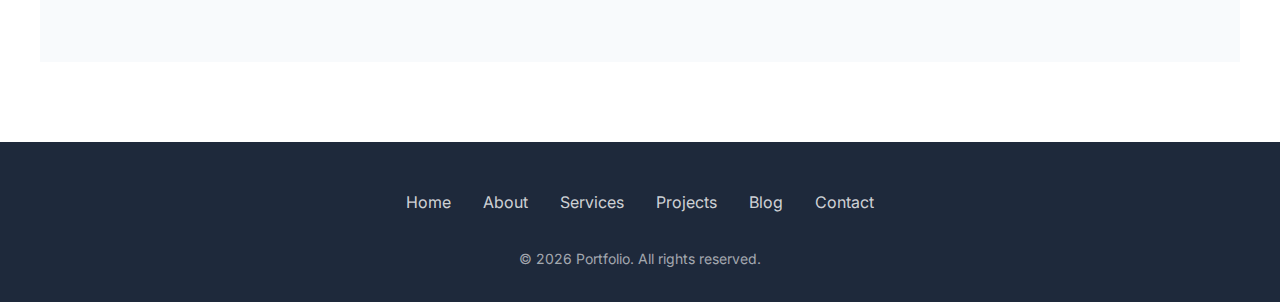
<file: contact.html>
<!DOCTYPE html>
<html lang="en">
<head>
    <meta charset="UTF-8">
    <meta name="viewport" content="width=device-width, initial-scale=1.0">
    <meta name="description" content="Get in touch for AI, Machine Learning, and Web Development projects. Available for freelance work and consulting">
    <meta name="keywords" content="Contact, Hire, Freelance, AI Engineer, Data Scientist">
    <meta name="author" content="Your Name">
    <title>Contact - Portfolio | AI Engineer & Data Scientist</title>
    
    <!-- Google Fonts -->
    <link rel="preconnect" href="https://fonts.googleapis.com">
    <link rel="preconnect" href="https://fonts.gstatic.com" crossorigin>
    <link href="https://fonts.googleapis.com/css2?family=Inter:wght@300;400;500;600;700;800&display=swap" rel="stylesheet">
    
    <!-- Main Stylesheet -->
    <link rel="stylesheet" href="assets/css/style.css">
</head>
<body>
    <!-- Navbar Placeholder -->
    <div id="navbar-placeholder"></div>

    <!-- Hero Section -->
    <section class="section" style="padding-top: 8rem;">
        <div class="container">
            <h1 class="section-title">Get In Touch</h1>
            <p style="text-align: center; font-size: 1.125rem; max-width: 700px; margin: 0 auto;">
                Have a project in mind or want to collaborate? I'd love to hear from you. Let's discuss how we can work together.
            </p>
        </div>
    </section>

    <!-- Contact Section -->
    <section class="section">
        <div class="container">
            <div class="contact-container">
                <!-- Contact Form -->
                <div class="contact-form">
                    <h2 style="margin-bottom: 1.5rem;">Send a Message</h2>
                    <form action="https://formspree.io/f/manrpakd" method="POST" id="contactForm">
                        <div class="form-group">
                            <label for="name" class="form-label">Name</label>
                            <input type="text" id="name" name="name" class="form-input" required>
                        </div>
                        <div class="form-group">
                            <label for="email" class="form-label">Email</label>
                            <input type="email" id="email" name="email" class="form-input" required>
                        </div>
                        <div class="form-group">
                            <label for="message" class="form-label">Message</label>
                            <textarea id="message" name="message" class="form-textarea" required></textarea>
                        </div>
                        <button type="submit" class="btn btn-primary" style="width: 100%;">Send Message</button>
                    </form>
                    <div id="form-message" style="margin-top: 1rem; padding: 1rem; border-radius: var(--border-radius); display: none;"></div>
                </div>

                <!-- Social Links -->
                <div class="social-links">
                    <h2 style="margin-bottom: 1.5rem;">Connect With Me</h2>
                    
                    <a href="https://github.com/misge1233/" target="_blank" rel="noopener noreferrer" class="social-link">
                        <div class="social-icon">📦</div>
                        <div>
                            <div style="font-weight: 600; color: var(--text-dark);">GitHub</div>
                            <div style="font-size: 0.875rem; color: var(--text-light);">My GitHub Profile</div>
                        </div>
                    </a>

                    <a href="https://www.linkedin.com/in/misganu-tuse-3a3a23188/" target="_blank" rel="noopener noreferrer" class="social-link">
                        <div class="social-icon">💼</div>
                        <div>
                            <div style="font-weight: 600; color: var(--text-dark);">LinkedIn</div>
                            <div style="font-size: 0.875rem; color: var(--text-light);">My LinkedIn Profile</div>
                        </div>
                    </a>

                    <a href="https://x.com/Misgeebest" target="_blank" rel="noopener noreferrer" class="social-link">
                        <div class="social-icon">🐦</div>
                        <div>
                            <div style="font-weight: 600; color: var(--text-dark);">Twitter</div>
                            <div style="font-size: 0.875rem; color: var(--text-light);">My X Profile</div>
                        </div>
                    </a>

                    <a href="https://www.fiverr.com/users/misganu_t/seller_dashboard" target="_blank" rel="noopener noreferrer" class="social-link">
                        <div class="social-icon">💼</div>
                        <div>
                            <div style="font-weight: 600; color: var(--text-dark);">Fiverr</div>
                            <div style="font-size: 0.875rem; color: var(--text-light);">My Fiverr Profile</div>
                        </div>
                    </a>

                    <div style="background: white; padding: 1.5rem; border-radius: var(--border-radius); box-shadow: var(--shadow-md); margin-top: 1rem;">
                        <h3 style="font-size: 1.25rem; margin-bottom: 1rem; color: var(--text-dark);">Email</h3>
                        <p style="color: var(--text-light); margin-bottom: 0.5rem;">For direct inquiries:</p>
                        <a href="mailto:misganu12381@gmail.com" style="color: var(--primary-color); font-weight: 600;">
                            misganu12381@gmail.com
                        </a>
                    </div>
                </div>
            </div>
        </div>
    </section>

    <!-- Additional Info Section -->
    <section class="section bg-light">
        <div class="container">
            <div style="max-width: 800px; margin: 0 auto; text-align: center;">
                <h2 style="margin-bottom: 1rem;">Available For</h2>
                <div style="display: grid; grid-template-columns: repeat(auto-fit, minmax(200px, 1fr)); gap: 1.5rem; margin-top: 2rem;">
                    <div class="card">
                        <h4 style="margin-bottom: 0.5rem;">Freelance Projects</h4>
                        <p style="font-size: 0.9rem; color: var(--text-light);">Hourly or fixed-price projects</p>
                    </div>
                    <div class="card">
                        <h4 style="margin-bottom: 0.5rem;">Consulting</h4>
                        <p style="font-size: 0.9rem; color: var(--text-light);">AI/ML strategy and implementation</p>
                    </div>
                    <div class="card">
                        <h4 style="margin-bottom: 0.5rem;">Full-time Roles</h4>
                        <p style="font-size: 0.9rem; color: var(--text-light);">Open to exciting opportunities</p>
                    </div>
                </div>
            </div>
        </div>
    </section>

    <!-- Footer Placeholder -->
    <div id="footer-placeholder"></div>

    <!-- Main JavaScript -->
    <script type="module" src="assets/js/main.js"></script>
    
    <!-- Form Handling Script -->
    <script>
        const form = document.getElementById('contactForm');
        const messageDiv = document.getElementById('form-message');

        if (form) {
            form.addEventListener('submit', async (e) => {
                e.preventDefault();
                
                const formData = new FormData(form);
                const submitButton = form.querySelector('button[type="submit"]');
                const originalText = submitButton.textContent;
                
                // Disable button and show loading
                submitButton.disabled = true;
                submitButton.textContent = 'Sending...';
                messageDiv.style.display = 'none';

                try {
                    const response = await fetch(form.action, {
                        method: 'POST',
                        body: formData,
                        headers: {
                            'Accept': 'application/json'
                        }
                    });

                    if (response.ok) {
                        messageDiv.style.display = 'block';
                        messageDiv.style.background = '#d1fae5';
                        messageDiv.style.color = '#065f46';
                        messageDiv.textContent = 'Thank you! Your message has been sent successfully.';
                        form.reset();
                    } else {
                        throw new Error('Form submission failed');
                    }
                } catch (error) {
                    messageDiv.style.display = 'block';
                    messageDiv.style.background = '#fee2e2';
                    messageDiv.style.color = '#991b1b';
                    messageDiv.textContent = 'Oops! There was a problem sending your message. Please try again or email directly.';
                } finally {
                    submitButton.disabled = false;
                    submitButton.textContent = originalText;
                }
            });
        }
    </script>
</body>
</html>
</file>
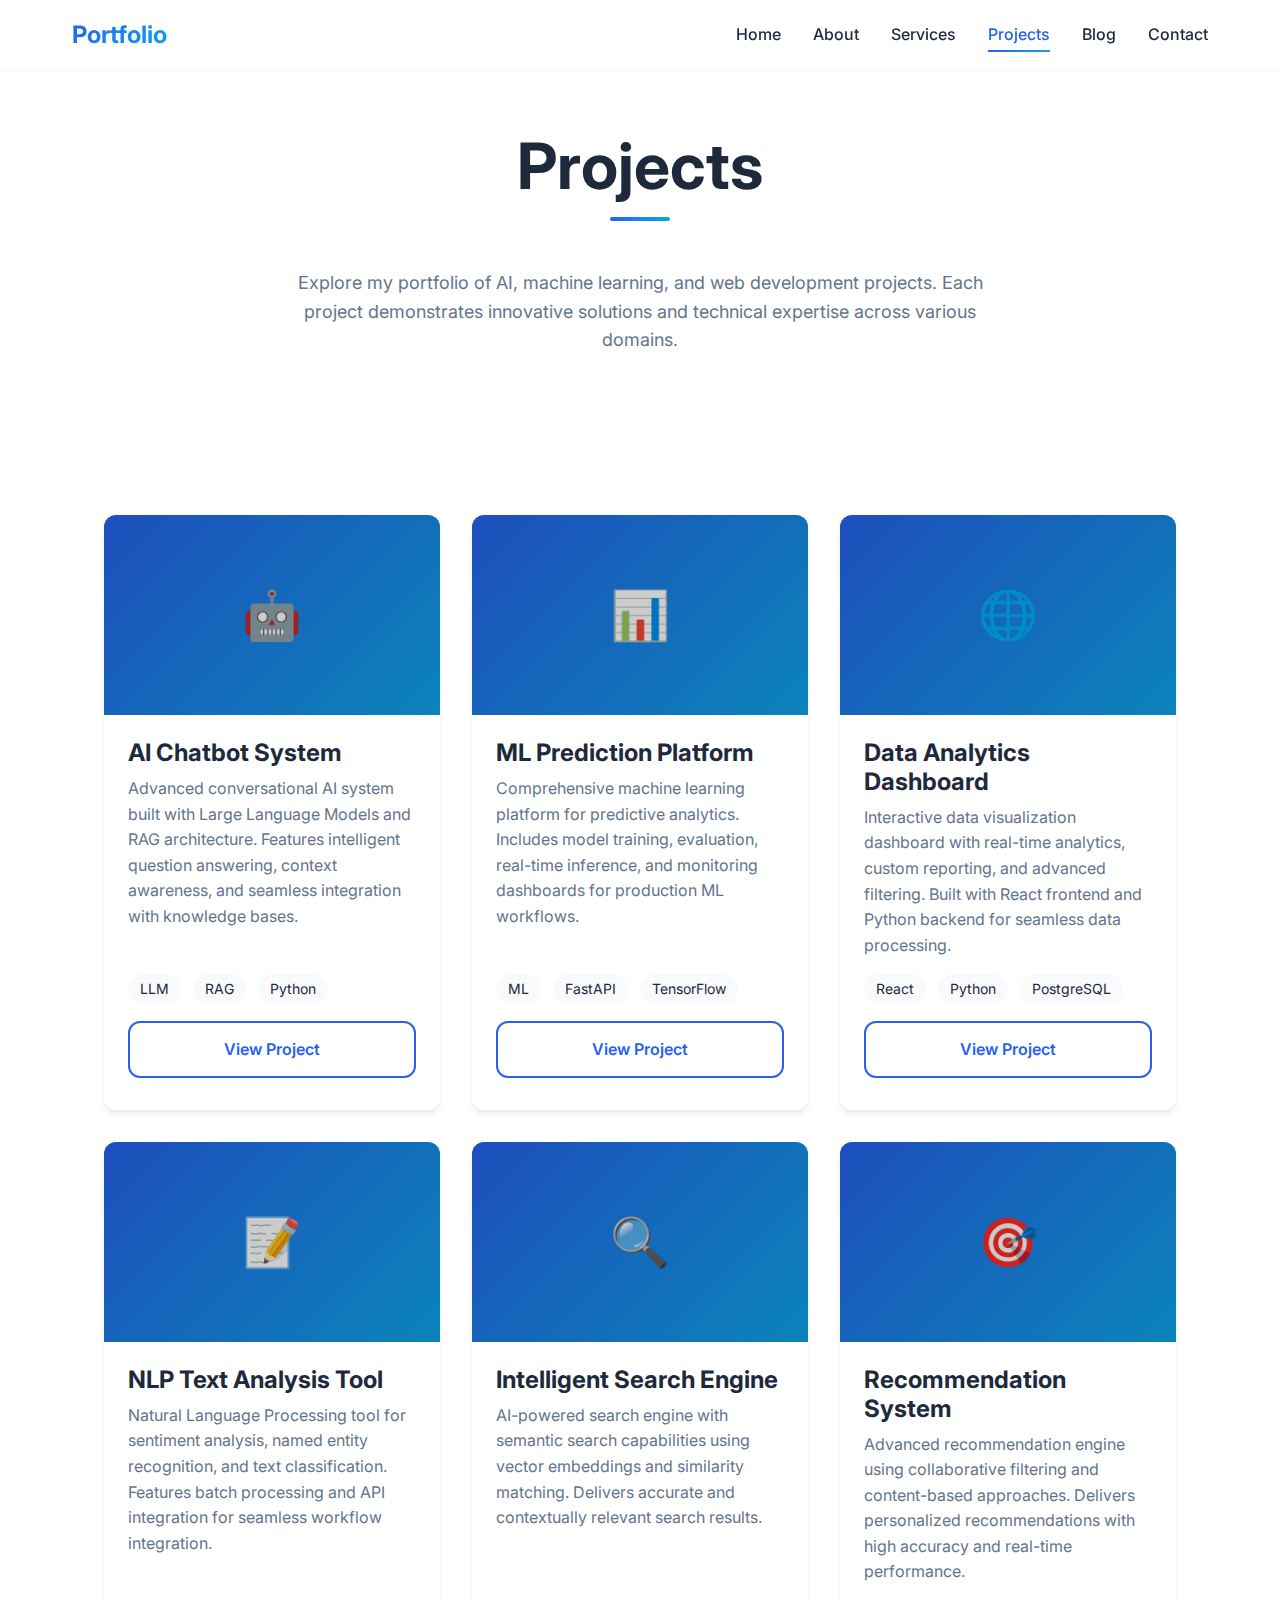
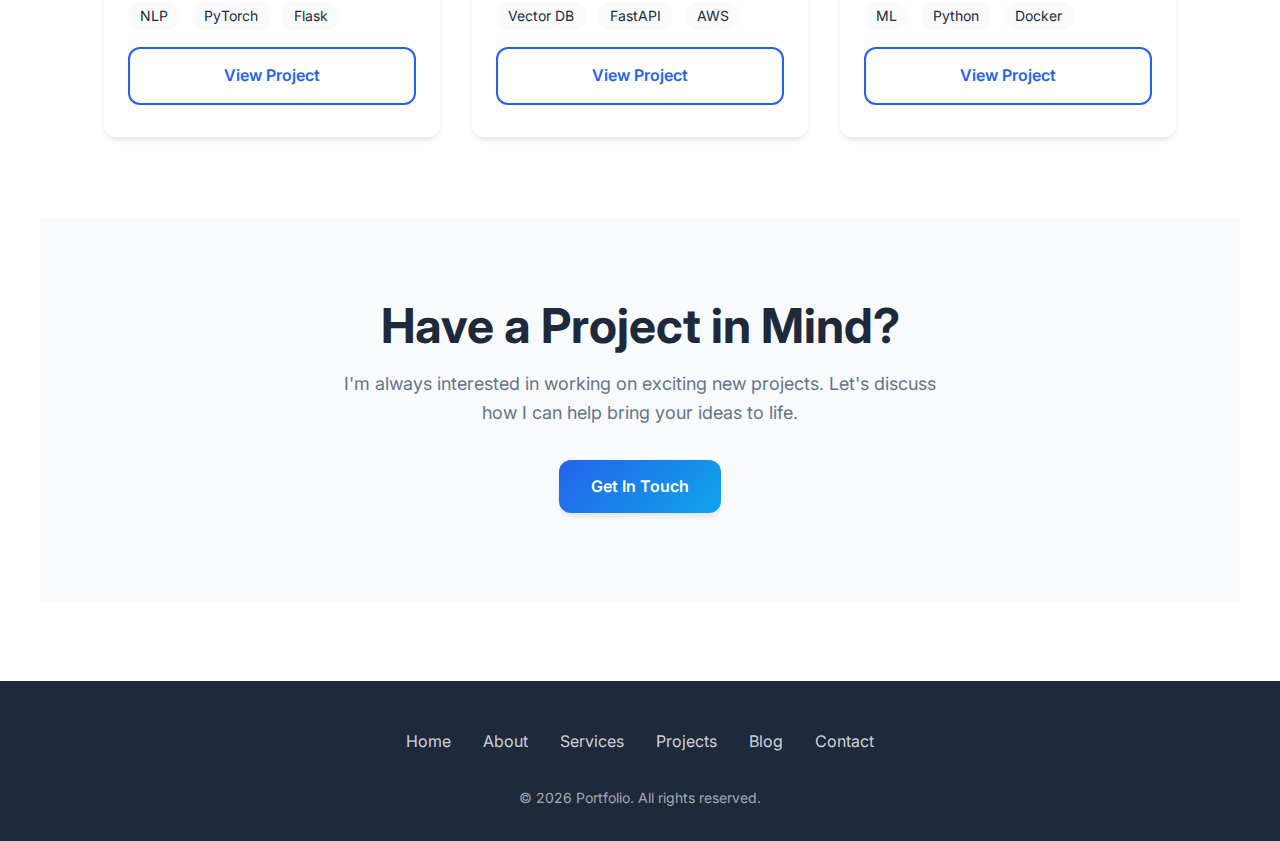
<file: projects.html>
<!DOCTYPE html>
<html lang="en">
<head>
    <meta charset="UTF-8">
    <meta name="viewport" content="width=device-width, initial-scale=1.0">
    <meta name="description" content="Portfolio of AI, Machine Learning, and Web Development projects showcasing innovative solutions and technical expertise">
    <meta name="keywords" content="AI Projects, ML Projects, Portfolio, Web Development Projects, Data Science">
    <meta name="author" content="Your Name">
    <title>Projects - Portfolio | AI Engineer & Data Scientist</title>
    
    <!-- Google Fonts -->
    <link rel="preconnect" href="https://fonts.googleapis.com">
    <link rel="preconnect" href="https://fonts.gstatic.com" crossorigin>
    <link href="https://fonts.googleapis.com/css2?family=Inter:wght@300;400;500;600;700;800&display=swap" rel="stylesheet">
    
    <!-- Main Stylesheet -->
    <link rel="stylesheet" href="assets/css/style.css">
</head>
<body>
    <!-- Navbar Placeholder -->
    <div id="navbar-placeholder"></div>

    <!-- Hero Section -->
    <section class="section" style="padding-top: 8rem;">
        <div class="container">
            <h1 class="section-title">Projects</h1>
            <p style="text-align: center; font-size: 1.125rem; max-width: 700px; margin: 0 auto;">
                Explore my portfolio of AI, machine learning, and web development projects. Each project demonstrates innovative solutions 
                and technical expertise across various domains.
            </p>
        </div>
    </section>

    <!-- Projects Grid -->
    <section class="section">
        <div class="container">
            <div class="grid grid-3">
                <!-- Project 1 -->
                <div class="project-card">
                    <div class="project-image">🤖</div>
                    <div class="project-content">
                        <h3 class="project-title">AI Chatbot System</h3>
                        <p class="project-description">
                            Advanced conversational AI system built with Large Language Models and RAG architecture. Features intelligent 
                            question answering, context awareness, and seamless integration with knowledge bases.
                        </p>
                        <div style="margin-top: auto;">
                            <span style="display: inline-block; background: var(--bg-light); padding: 0.25rem 0.75rem; border-radius: 1rem; font-size: 0.875rem; margin-bottom: 1rem; color: var(--text-dark);">LLM</span>
                            <span style="display: inline-block; background: var(--bg-light); padding: 0.25rem 0.75rem; border-radius: 1rem; font-size: 0.875rem; margin-bottom: 1rem; margin-left: 0.5rem; color: var(--text-dark);">RAG</span>
                            <span style="display: inline-block; background: var(--bg-light); padding: 0.25rem 0.75rem; border-radius: 1rem; font-size: 0.875rem; margin-bottom: 1rem; margin-left: 0.5rem; color: var(--text-dark);">Python</span>
                            <a href="#" class="btn btn-outline" style="width: 100%;">View Project</a>
                        </div>
                    </div>
                </div>

                <!-- Project 2 -->
                <div class="project-card">
                    <div class="project-image">📊</div>
                    <div class="project-content">
                        <h3 class="project-title">ML Prediction Platform</h3>
                        <p class="project-description">
                            Comprehensive machine learning platform for predictive analytics. Includes model training, evaluation, 
                            real-time inference, and monitoring dashboards for production ML workflows.
                        </p>
                        <div style="margin-top: auto;">
                            <span style="display: inline-block; background: var(--bg-light); padding: 0.25rem 0.75rem; border-radius: 1rem; font-size: 0.875rem; margin-bottom: 1rem; color: var(--text-dark);">ML</span>
                            <span style="display: inline-block; background: var(--bg-light); padding: 0.25rem 0.75rem; border-radius: 1rem; font-size: 0.875rem; margin-bottom: 1rem; margin-left: 0.5rem; color: var(--text-dark);">FastAPI</span>
                            <span style="display: inline-block; background: var(--bg-light); padding: 0.25rem 0.75rem; border-radius: 1rem; font-size: 0.875rem; margin-bottom: 1rem; margin-left: 0.5rem; color: var(--text-dark);">TensorFlow</span>
                            <a href="#" class="btn btn-outline" style="width: 100%;">View Project</a>
                        </div>
                    </div>
                </div>

                <!-- Project 3 -->
                <div class="project-card">
                    <div class="project-image">🌐</div>
                    <div class="project-content">
                        <h3 class="project-title">Data Analytics Dashboard</h3>
                        <p class="project-description">
                            Interactive data visualization dashboard with real-time analytics, custom reporting, and advanced filtering. 
                            Built with React frontend and Python backend for seamless data processing.
                        </p>
                        <div style="margin-top: auto;">
                            <span style="display: inline-block; background: var(--bg-light); padding: 0.25rem 0.75rem; border-radius: 1rem; font-size: 0.875rem; margin-bottom: 1rem; color: var(--text-dark);">React</span>
                            <span style="display: inline-block; background: var(--bg-light); padding: 0.25rem 0.75rem; border-radius: 1rem; font-size: 0.875rem; margin-bottom: 1rem; margin-left: 0.5rem; color: var(--text-dark);">Python</span>
                            <span style="display: inline-block; background: var(--bg-light); padding: 0.25rem 0.75rem; border-radius: 1rem; font-size: 0.875rem; margin-bottom: 1rem; margin-left: 0.5rem; color: var(--text-dark);">PostgreSQL</span>
                            <a href="#" class="btn btn-outline" style="width: 100%;">View Project</a>
                        </div>
                    </div>
                </div>

                <!-- Project 4 -->
                <div class="project-card">
                    <div class="project-image">📝</div>
                    <div class="project-content">
                        <h3 class="project-title">NLP Text Analysis Tool</h3>
                        <p class="project-description">
                            Natural Language Processing tool for sentiment analysis, named entity recognition, and text classification. 
                            Features batch processing and API integration for seamless workflow integration.
                        </p>
                        <div style="margin-top: auto;">
                            <span style="display: inline-block; background: var(--bg-light); padding: 0.25rem 0.75rem; border-radius: 1rem; font-size: 0.875rem; margin-bottom: 1rem; color: var(--text-dark);">NLP</span>
                            <span style="display: inline-block; background: var(--bg-light); padding: 0.25rem 0.75rem; border-radius: 1rem; font-size: 0.875rem; margin-bottom: 1rem; margin-left: 0.5rem; color: var(--text-dark);">PyTorch</span>
                            <span style="display: inline-block; background: var(--bg-light); padding: 0.25rem 0.75rem; border-radius: 1rem; font-size: 0.875rem; margin-bottom: 1rem; margin-left: 0.5rem; color: var(--text-dark);">Flask</span>
                            <a href="#" class="btn btn-outline" style="width: 100%;">View Project</a>
                        </div>
                    </div>
                </div>

                <!-- Project 5 -->
                <div class="project-card">
                    <div class="project-image">🔍</div>
                    <div class="project-content">
                        <h3 class="project-title">Intelligent Search Engine</h3>
                        <p class="project-description">
                            AI-powered search engine with semantic search capabilities using vector embeddings and similarity matching. 
                            Delivers accurate and contextually relevant search results.
                        </p>
                        <div style="margin-top: auto;">
                            <span style="display: inline-block; background: var(--bg-light); padding: 0.25rem 0.75rem; border-radius: 1rem; font-size: 0.875rem; margin-bottom: 1rem; color: var(--text-dark);">Vector DB</span>
                            <span style="display: inline-block; background: var(--bg-light); padding: 0.25rem 0.75rem; border-radius: 1rem; font-size: 0.875rem; margin-bottom: 1rem; margin-left: 0.5rem; color: var(--text-dark);">FastAPI</span>
                            <span style="display: inline-block; background: var(--bg-light); padding: 0.25rem 0.75rem; border-radius: 1rem; font-size: 0.875rem; margin-bottom: 1rem; margin-left: 0.5rem; color: var(--text-dark);">AWS</span>
                            <a href="#" class="btn btn-outline" style="width: 100%;">View Project</a>
                        </div>
                    </div>
                </div>

                <!-- Project 6 -->
                <div class="project-card">
                    <div class="project-image">🎯</div>
                    <div class="project-content">
                        <h3 class="project-title">Recommendation System</h3>
                        <p class="project-description">
                            Advanced recommendation engine using collaborative filtering and content-based approaches. Delivers 
                            personalized recommendations with high accuracy and real-time performance.
                        </p>
                        <div style="margin-top: auto;">
                            <span style="display: inline-block; background: var(--bg-light); padding: 0.25rem 0.75rem; border-radius: 1rem; font-size: 0.875rem; margin-bottom: 1rem; color: var(--text-dark);">ML</span>
                            <span style="display: inline-block; background: var(--bg-light); padding: 0.25rem 0.75rem; border-radius: 1rem; font-size: 0.875rem; margin-bottom: 1rem; margin-left: 0.5rem; color: var(--text-dark);">Python</span>
                            <span style="display: inline-block; background: var(--bg-light); padding: 0.25rem 0.75rem; border-radius: 1rem; font-size: 0.875rem; margin-bottom: 1rem; margin-left: 0.5rem; color: var(--text-dark);">Docker</span>
                            <a href="#" class="btn btn-outline" style="width: 100%;">View Project</a>
                        </div>
                    </div>
                </div>
            </div>
        </div>
    </section>

    <!-- CTA Section -->
    <section class="section bg-light">
        <div class="container">
            <div style="text-align: center; max-width: 600px; margin: 0 auto;">
                <h2 style="margin-bottom: 1rem;">Have a Project in Mind?</h2>
                <p style="font-size: 1.125rem; margin-bottom: 2rem;">
                    I'm always interested in working on exciting new projects. Let's discuss how I can help bring your ideas to life.
                </p>
                <a href="contact.html" class="btn btn-primary">Get In Touch</a>
            </div>
        </div>
    </section>

    <!-- Footer Placeholder -->
    <div id="footer-placeholder"></div>

    <!-- Main JavaScript -->
    <script type="module" src="assets/js/main.js"></script>
</body>
</html>
</file>
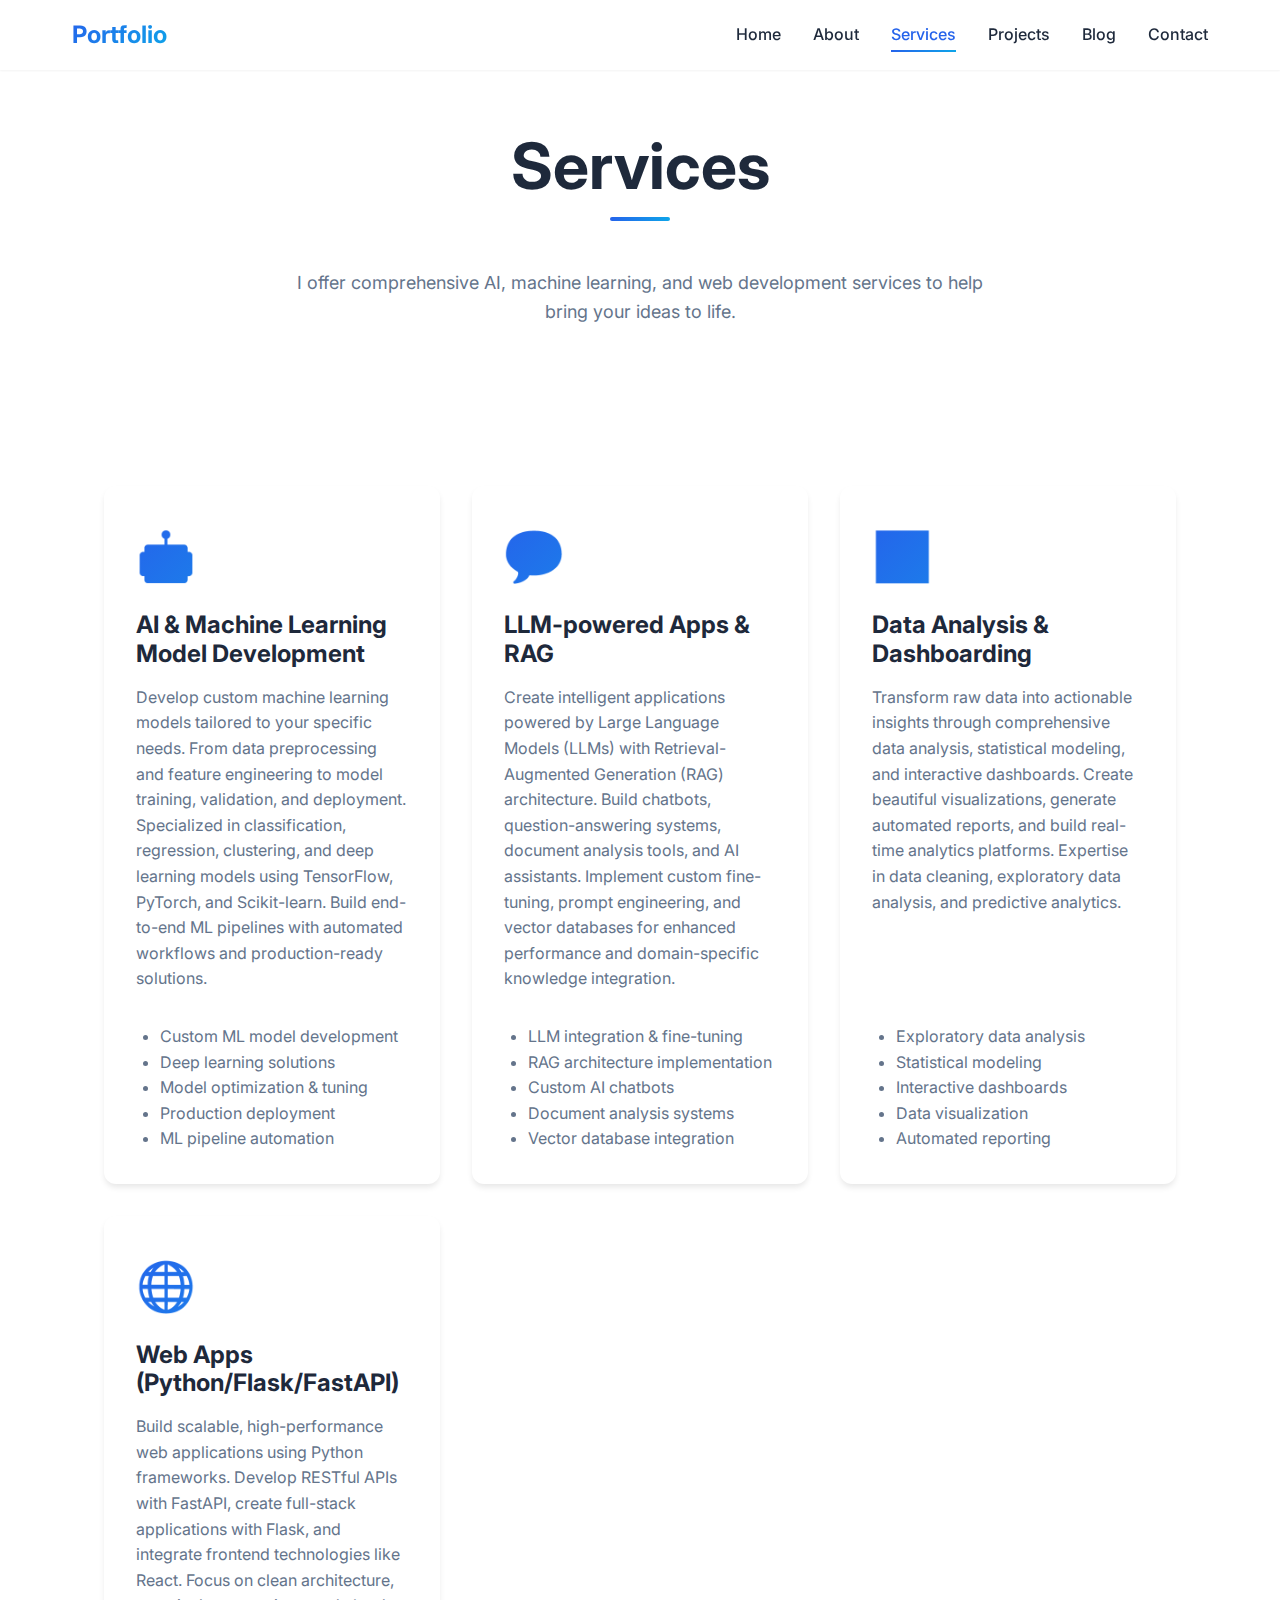
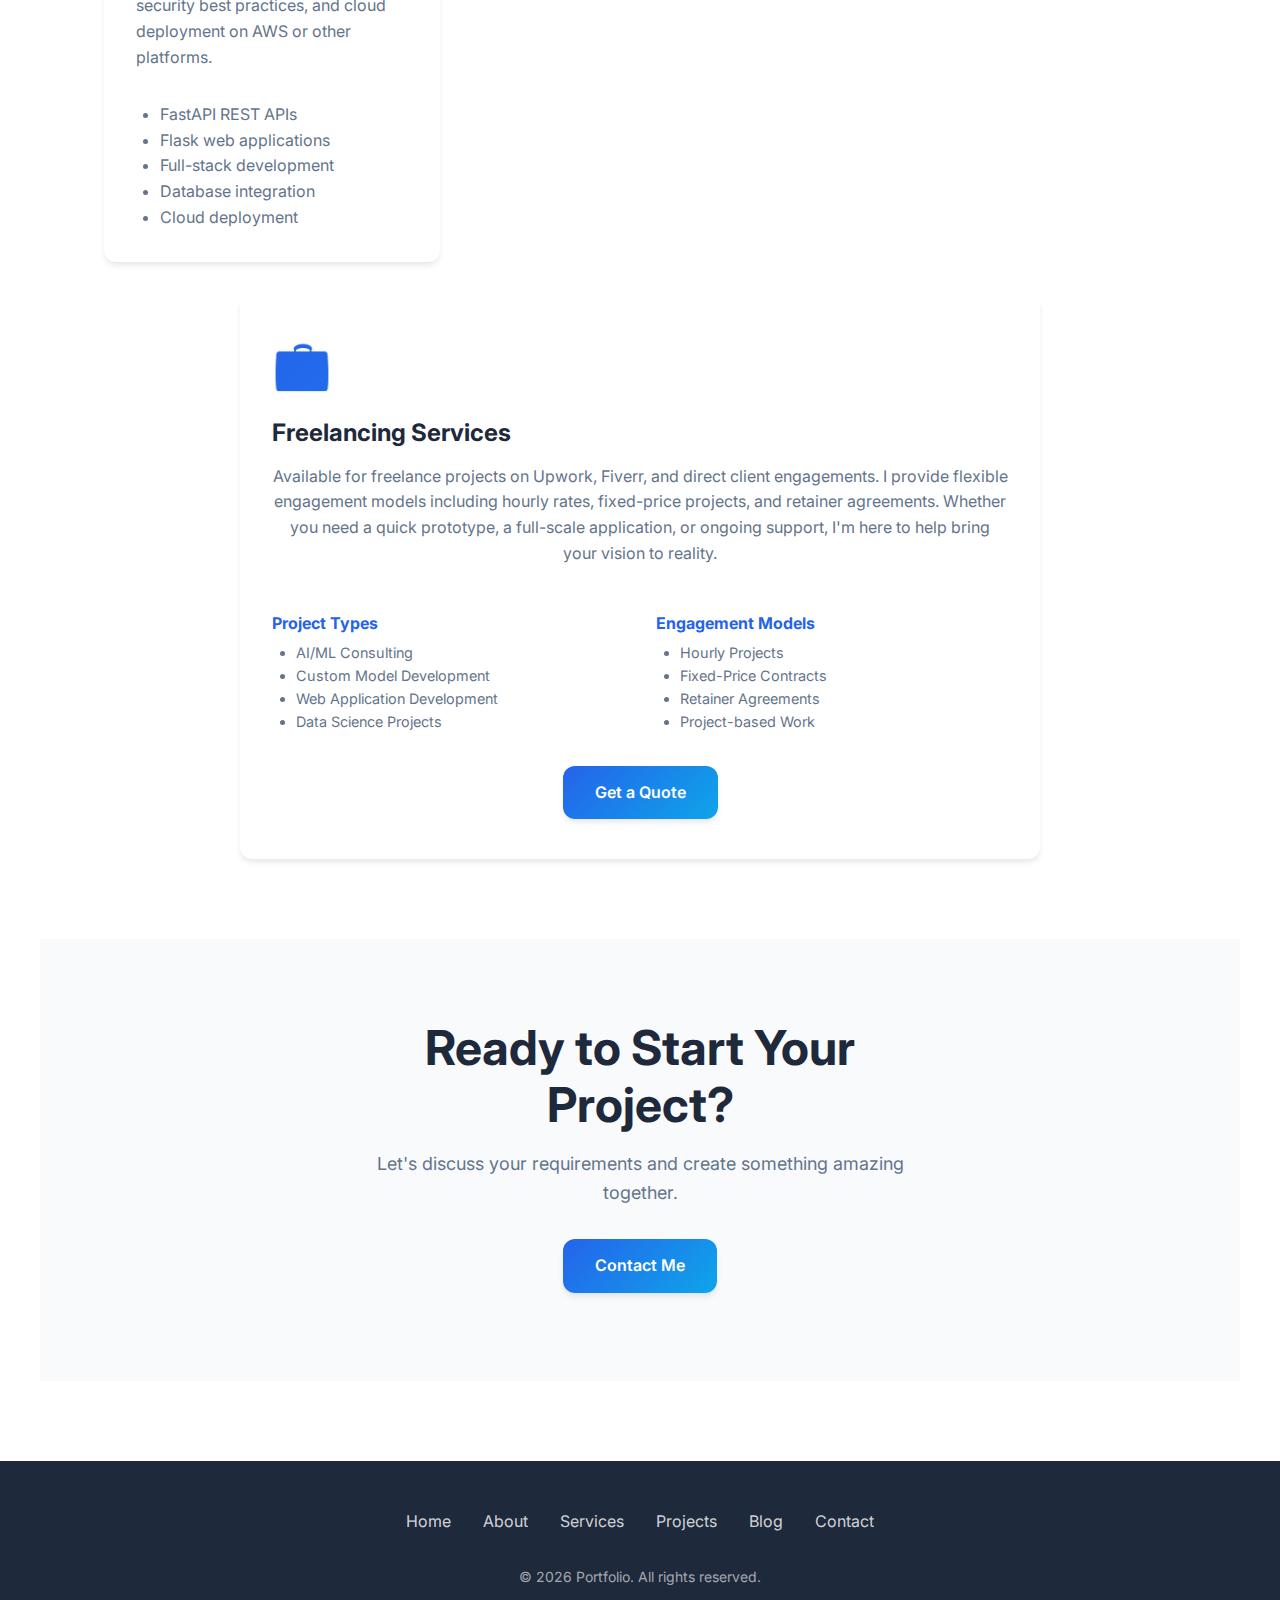
<file: services.html>
<!DOCTYPE html>
<html lang="en">
<head>
    <meta charset="UTF-8">
    <meta name="viewport" content="width=device-width, initial-scale=1.0">
    <meta name="description" content="Professional AI, Machine Learning, and Web Development services. LLM-powered apps, data analysis, and custom solutions">
    <meta name="keywords" content="AI Services, Machine Learning Services, LLM Apps, Data Analysis, Web Development, Freelancing">
    <meta name="author" content="Your Name">
    <title>Services - Portfolio | AI Engineer & Data Scientist</title>
    
    <!-- Google Fonts -->
    <link rel="preconnect" href="https://fonts.googleapis.com">
    <link rel="preconnect" href="https://fonts.gstatic.com" crossorigin>
    <link href="https://fonts.googleapis.com/css2?family=Inter:wght@300;400;500;600;700;800&display=swap" rel="stylesheet">
    
    <!-- Main Stylesheet -->
    <link rel="stylesheet" href="assets/css/style.css">
</head>
<body>
    <!-- Navbar Placeholder -->
    <div id="navbar-placeholder"></div>

    <!-- Hero Section -->
    <section class="section" style="padding-top: 8rem;">
        <div class="container">
            <h1 class="section-title">Services</h1>
            <p style="text-align: center; font-size: 1.125rem; max-width: 700px; margin: 0 auto;">
                I offer comprehensive AI, machine learning, and web development services to help bring your ideas to life.
            </p>
        </div>
    </section>

    <!-- Services Section -->
    <section class="section">
        <div class="container">
            <div class="grid grid-2">
                <!-- Service 1 -->
                <div class="card">
                    <div class="card-icon">🤖</div>
                    <h3 class="card-title">AI & Machine Learning Model Development</h3>
                    <p class="card-description">
                        Develop custom machine learning models tailored to your specific needs. From data preprocessing and feature engineering 
                        to model training, validation, and deployment. Specialized in classification, regression, clustering, and deep learning models 
                        using TensorFlow, PyTorch, and Scikit-learn. Build end-to-end ML pipelines with automated workflows and production-ready solutions.
                    </p>
                    <ul style="margin-top: 1rem; padding-left: 1.5rem; color: var(--text-light);">
                        <li>Custom ML model development</li>
                        <li>Deep learning solutions</li>
                        <li>Model optimization & tuning</li>
                        <li>Production deployment</li>
                        <li>ML pipeline automation</li>
                    </ul>
                </div>

                <!-- Service 2 -->
                <div class="card">
                    <div class="card-icon">💬</div>
                    <h3 class="card-title">LLM-powered Apps & RAG</h3>
                    <p class="card-description">
                        Create intelligent applications powered by Large Language Models (LLMs) with Retrieval-Augmented Generation (RAG) architecture. 
                        Build chatbots, question-answering systems, document analysis tools, and AI assistants. Implement custom fine-tuning, 
                        prompt engineering, and vector databases for enhanced performance and domain-specific knowledge integration.
                    </p>
                    <ul style="margin-top: 1rem; padding-left: 1.5rem; color: var(--text-light);">
                        <li>LLM integration & fine-tuning</li>
                        <li>RAG architecture implementation</li>
                        <li>Custom AI chatbots</li>
                        <li>Document analysis systems</li>
                        <li>Vector database integration</li>
                    </ul>
                </div>

                <!-- Service 3 -->
                <div class="card">
                    <div class="card-icon">📊</div>
                    <h3 class="card-title">Data Analysis & Dashboarding</h3>
                    <p class="card-description">
                        Transform raw data into actionable insights through comprehensive data analysis, statistical modeling, and interactive dashboards. 
                        Create beautiful visualizations, generate automated reports, and build real-time analytics platforms. Expertise in data cleaning, 
                        exploratory data analysis, and predictive analytics.
                    </p>
                    <ul style="margin-top: 1rem; padding-left: 1.5rem; color: var(--text-light);">
                        <li>Exploratory data analysis</li>
                        <li>Statistical modeling</li>
                        <li>Interactive dashboards</li>
                        <li>Data visualization</li>
                        <li>Automated reporting</li>
                    </ul>
                </div>

                <!-- Service 4 -->
                <div class="card">
                    <div class="card-icon">🌐</div>
                    <h3 class="card-title">Web Apps (Python/Flask/FastAPI)</h3>
                    <p class="card-description">
                        Build scalable, high-performance web applications using Python frameworks. Develop RESTful APIs with FastAPI, 
                        create full-stack applications with Flask, and integrate frontend technologies like React. Focus on clean architecture, 
                        security best practices, and cloud deployment on AWS or other platforms.
                    </p>
                    <ul style="margin-top: 1rem; padding-left: 1.5rem; color: var(--text-light);">
                        <li>FastAPI REST APIs</li>
                        <li>Flask web applications</li>
                        <li>Full-stack development</li>
                        <li>Database integration</li>
                        <li>Cloud deployment</li>
                    </ul>
                </div>

                <!-- Service 5 -->
                <div class="card" style="grid-column: 1 / -1; max-width: 800px; margin: 0 auto;">
                    <div class="card-icon">💼</div>
                    <h3 class="card-title">Freelancing Services</h3>
                    <p class="card-description" style="text-align: center;">
                        Available for freelance projects on Upwork, Fiverr, and direct client engagements. I provide flexible engagement models 
                        including hourly rates, fixed-price projects, and retainer agreements. Whether you need a quick prototype, a full-scale 
                        application, or ongoing support, I'm here to help bring your vision to reality.
                    </p>
                    <div style="display: grid; grid-template-columns: repeat(auto-fit, minmax(200px, 1fr)); gap: 2rem; margin-top: 2rem;">
                        <div>
                            <h4 style="margin-bottom: 0.5rem; color: var(--primary-color);">Project Types</h4>
                            <ul style="padding-left: 1.5rem; color: var(--text-light); font-size: 0.9rem;">
                                <li>AI/ML Consulting</li>
                                <li>Custom Model Development</li>
                                <li>Web Application Development</li>
                                <li>Data Science Projects</li>
                            </ul>
                        </div>
                        <div>
                            <h4 style="margin-bottom: 0.5rem; color: var(--primary-color);">Engagement Models</h4>
                            <ul style="padding-left: 1.5rem; color: var(--text-light); font-size: 0.9rem;">
                                <li>Hourly Projects</li>
                                <li>Fixed-Price Contracts</li>
                                <li>Retainer Agreements</li>
                                <li>Project-based Work</li>
                            </ul>
                        </div>
                    </div>
                    <div style="text-align: center; margin-top: 2rem;">
                        <a href="contact.html" class="btn btn-primary">Get a Quote</a>
                    </div>
                </div>
            </div>
        </div>
    </section>

    <!-- CTA Section -->
    <section class="section bg-light">
        <div class="container">
            <div style="text-align: center; max-width: 600px; margin: 0 auto;">
                <h2 style="margin-bottom: 1rem;">Ready to Start Your Project?</h2>
                <p style="font-size: 1.125rem; margin-bottom: 2rem;">
                    Let's discuss your requirements and create something amazing together.
                </p>
                <a href="contact.html" class="btn btn-primary">Contact Me</a>
            </div>
        </div>
    </section>

    <!-- Footer Placeholder -->
    <div id="footer-placeholder"></div>

    <!-- Main JavaScript -->
    <script type="module" src="assets/js/main.js"></script>
</body>
</html>
</file>
<file: assets/css/style.css>
/* ==========================================
   MODERN PORTFOLIO WEBSITE - MAIN STYLES
   ========================================== */

/* ===== CSS Variables ===== */
:root {
    --primary-color: #2563eb;
    --primary-dark: #1e40af;
    --primary-light: #3b82f6;
    --secondary-color: #64748b;
    --accent-color: #0ea5e9;
    --text-dark: #1e293b;
    --text-light: #64748b;
    --bg-white: #ffffff;
    --bg-light: #f8fafc;
    --bg-gray: #f1f5f9;
    --shadow-sm: 0 1px 2px 0 rgba(0, 0, 0, 0.05);
    --shadow-md: 0 4px 6px -1px rgba(0, 0, 0, 0.1);
    --shadow-lg: 0 10px 15px -3px rgba(0, 0, 0, 0.1);
    --shadow-xl: 0 20px 25px -5px rgba(0, 0, 0, 0.1);
    --border-radius: 0.75rem;
    --transition: all 0.3s cubic-bezier(0.4, 0, 0.2, 1);
}

/* ===== Reset & Base Styles ===== */
* {
    margin: 0;
    padding: 0;
    box-sizing: border-box;
}

html {
    scroll-behavior: smooth;
    font-size: 16px;
}

body {
    font-family: 'Inter', -apple-system, BlinkMacSystemFont, 'Segoe UI', Roboto, Oxygen, Ubuntu, Cantarell, sans-serif;
    color: var(--text-dark);
    background-color: var(--bg-white);
    line-height: 1.6;
    overflow-x: hidden;
}

/* ===== Typography ===== */
h1, h2, h3, h4, h5, h6 {
    font-weight: 700;
    line-height: 1.2;
    color: var(--text-dark);
    margin-bottom: 1rem;
}

h1 {
    font-size: clamp(2.5rem, 5vw, 4rem);
}

h2 {
    font-size: clamp(2rem, 4vw, 3rem);
}

h3 {
    font-size: clamp(1.5rem, 3vw, 2rem);
}

p {
    margin-bottom: 1rem;
    color: var(--text-light);
}

a {
    text-decoration: none;
    color: inherit;
    transition: var(--transition);
}

/* ===== Navbar ===== */
.navbar {
    position: fixed;
    top: 0;
    left: 0;
    right: 0;
    background-color: rgba(255, 255, 255, 0.95);
    backdrop-filter: blur(10px);
    box-shadow: var(--shadow-sm);
    z-index: 1000;
    padding: 1rem 0;
    transition: var(--transition);
}

.navbar.scrolled {
    box-shadow: var(--shadow-md);
    padding: 0.75rem 0;
}

.nav-container {
    max-width: 1200px;
    margin: 0 auto;
    padding: 0 2rem;
    display: flex;
    justify-content: space-between;
    align-items: center;
}

.logo {
    font-size: 1.5rem;
    font-weight: 700;
    color: var(--primary-color);
    background: linear-gradient(135deg, var(--primary-color), var(--accent-color));
    -webkit-background-clip: text;
    -webkit-text-fill-color: transparent;
    background-clip: text;
}

.nav-menu {
    display: flex;
    list-style: none;
    gap: 2rem;
    align-items: center;
}

.nav-link {
    font-weight: 500;
    color: var(--text-dark);
    position: relative;
    padding: 0.5rem 0;
    transition: var(--transition);
}

.nav-link::after {
    content: '';
    position: absolute;
    bottom: 0;
    left: 0;
    width: 0;
    height: 2px;
    background: linear-gradient(90deg, var(--primary-color), var(--accent-color));
    transition: var(--transition);
}

.nav-link:hover,
.nav-link.active {
    color: var(--primary-color);
}

.nav-link:hover::after,
.nav-link.active::after {
    width: 100%;
}

.nav-toggle {
    display: none;
    flex-direction: column;
    cursor: pointer;
    gap: 4px;
}

.nav-toggle span {
    width: 25px;
    height: 3px;
    background-color: var(--text-dark);
    border-radius: 2px;
    transition: var(--transition);
}

/* ===== Hero Section ===== */
.hero {
    min-height: 100vh;
    display: flex;
    align-items: center;
    justify-content: center;
    position: relative;
    padding: 8rem 2rem 4rem;
    background: linear-gradient(135deg, #667eea 0%, #764ba2 100%);
    overflow: hidden;
}

.hero::before {
    content: '';
    position: absolute;
    top: 0;
    left: 0;
    right: 0;
    bottom: 0;
    background: url('data:image/svg+xml,<svg width="100" height="100" xmlns="http://www.w3.org/2000/svg"><defs><pattern id="grid" width="100" height="100" patternUnits="userSpaceOnUse"><path d="M 100 0 L 0 0 0 100" fill="none" stroke="rgba(255,255,255,0.1)" stroke-width="1"/></pattern></defs><rect width="100" height="100" fill="url(%23grid)"/></svg>');
    opacity: 0.3;
}

.hero-content {
    max-width: 1200px;
    margin: 0 auto;
    text-align: center;
    position: relative;
    z-index: 1;
    animation: fadeInUp 1s ease-out;
}

.hero-content h1 {
    color: white;
    margin-bottom: 1rem;
    text-shadow: 0 2px 10px rgba(0, 0, 0, 0.2);
}

.hero-content .title {
    font-size: clamp(1.25rem, 3vw, 1.75rem);
    color: rgba(255, 255, 255, 0.95);
    margin-bottom: 2rem;
    font-weight: 400;
}

.hero-cta {
    display: flex;
    gap: 1rem;
    justify-content: center;
    flex-wrap: wrap;
    margin-top: 2rem;
}

.hero-image {
    width: 200px;
    height: 200px;
    border-radius: 50%;
    margin: 2rem auto;
    border: 4px solid rgba(255, 255, 255, 0.3);
    display: block;
    object-fit: cover;
    box-shadow: 0 10px 30px rgba(0, 0, 0, 0.3);
    animation: fadeIn 1.5s ease-out;
    transition: var(--transition);
}

.hero-image:hover {
    transform: scale(1.05);
    box-shadow: 0 15px 40px rgba(0, 0, 0, 0.4);
}

/* ===== Buttons ===== */
.btn {
    display: inline-block;
    padding: 0.875rem 2rem;
    border-radius: var(--border-radius);
    font-weight: 600;
    font-size: 1rem;
    cursor: pointer;
    border: none;
    transition: var(--transition);
    text-align: center;
    position: relative;
    overflow: hidden;
}

.btn-primary {
    background: linear-gradient(135deg, var(--primary-color), var(--accent-color));
    color: white;
    box-shadow: var(--shadow-md);
}

.btn-primary:hover {
    transform: translateY(-2px);
    box-shadow: var(--shadow-lg);
}

.btn-secondary {
    background-color: white;
    color: var(--primary-color);
    border: 2px solid white;
}

.btn-secondary:hover {
    background-color: transparent;
    color: white;
    transform: translateY(-2px);
}

.btn-outline {
    background-color: transparent;
    color: var(--primary-color);
    border: 2px solid var(--primary-color);
}

.btn-outline:hover {
    background-color: var(--primary-color);
    color: white;
    transform: translateY(-2px);
}

/* ===== Section Styles ===== */
.section {
    padding: 5rem 2rem;
    max-width: 1200px;
    margin: 0 auto;
}

@media (max-width: 768px) {
    .section {
        padding: 3rem 1rem;
    }
}

@media (max-width: 480px) {
    .section {
        padding: 2.5rem 0.75rem;
    }
}

.section-title {
    text-align: center;
    margin-bottom: 3rem;
    position: relative;
    padding-bottom: 1rem;
}

.section-title::after {
    content: '';
    position: absolute;
    bottom: 0;
    left: 50%;
    transform: translateX(-50%);
    width: 60px;
    height: 4px;
    background: linear-gradient(90deg, var(--primary-color), var(--accent-color));
    border-radius: 2px;
}

/* ===== Cards ===== */
.card {
    background: white;
    border-radius: var(--border-radius);
    padding: 2rem;
    box-shadow: var(--shadow-md);
    transition: var(--transition);
    height: 100%;
    display: flex;
    flex-direction: column;
}

.card:hover {
    transform: translateY(-5px);
    box-shadow: var(--shadow-xl);
}

.card-icon {
    font-size: 3rem;
    margin-bottom: 1rem;
    background: linear-gradient(135deg, var(--primary-color), var(--accent-color));
    -webkit-background-clip: text;
    -webkit-text-fill-color: transparent;
    background-clip: text;
}

.card-title {
    font-size: 1.5rem;
    margin-bottom: 1rem;
    color: var(--text-dark);
}

.card-description {
    color: var(--text-light);
    flex-grow: 1;
}

/* ===== Grid Layouts ===== */
.grid {
    display: grid;
    gap: 2rem;
}

.grid-2 {
    grid-template-columns: repeat(auto-fit, minmax(300px, 1fr));
}

.grid-3 {
    grid-template-columns: repeat(auto-fit, minmax(280px, 1fr));
}

.grid-4 {
    grid-template-columns: repeat(auto-fit, minmax(250px, 1fr));
}

/* ===== Skills Section ===== */
.skills-grid {
    display: grid;
    grid-template-columns: repeat(auto-fit, minmax(120px, 1fr));
    gap: 2rem;
    margin-top: 2rem;
}

.skill-item {
    text-align: center;
    padding: 1.5rem;
    background: var(--bg-light);
    border-radius: var(--border-radius);
    transition: var(--transition);
}

.skill-item:hover {
    transform: translateY(-5px);
    box-shadow: var(--shadow-md);
    background: white;
}

.skill-icon {
    font-size: 3rem;
    margin-bottom: 0.5rem;
    display: block;
}

.skill-name {
    font-weight: 600;
    color: var(--text-dark);
    font-size: 0.9rem;
}

/* ===== Project Cards ===== */
.project-card {
    background: white;
    border-radius: var(--border-radius);
    overflow: hidden;
    box-shadow: var(--shadow-md);
    transition: var(--transition);
    display: flex;
    flex-direction: column;
}

.project-card:hover {
    transform: translateY(-5px);
    box-shadow: var(--shadow-xl);
}

.project-image {
    width: 100%;
    height: 200px;
    background: linear-gradient(135deg, var(--primary-color), var(--accent-color));
    display: flex;
    align-items: center;
    justify-content: center;
    color: white;
    font-size: 3rem;
    position: relative;
    overflow: hidden;
}

.project-image::before {
    content: '';
    position: absolute;
    top: 0;
    left: 0;
    right: 0;
    bottom: 0;
    background: rgba(0, 0, 0, 0.2);
}

.project-content {
    padding: 1.5rem;
    flex-grow: 1;
    display: flex;
    flex-direction: column;
}

.project-title {
    font-size: 1.5rem;
    margin-bottom: 0.5rem;
    color: var(--text-dark);
}

.project-description {
    color: var(--text-light);
    margin-bottom: 1rem;
    flex-grow: 1;
}

/* ===== Blog Styles ===== */
.blog-grid {
    display: grid;
    gap: 2rem;
    grid-template-columns: repeat(auto-fit, minmax(320px, 1fr));
}

.blog-card {
    background: white;
    border-radius: var(--border-radius);
    overflow: hidden;
    box-shadow: var(--shadow-md);
    transition: var(--transition);
}

.blog-card:hover {
    transform: translateY(-5px);
    box-shadow: var(--shadow-xl);
}

.blog-image {
    width: 100%;
    height: 200px;
    background: linear-gradient(135deg, var(--secondary-color), var(--primary-color));
    display: flex;
    align-items: center;
    justify-content: center;
    color: white;
    font-size: 2rem;
}

.blog-content {
    padding: 1.5rem;
}

.blog-date {
    font-size: 0.875rem;
    color: var(--text-light);
    margin-bottom: 0.5rem;
}

.blog-title {
    font-size: 1.5rem;
    margin-bottom: 0.75rem;
    color: var(--text-dark);
}

.blog-excerpt {
    color: var(--text-light);
    margin-bottom: 1rem;
}

/* ===== Contact Form ===== */
.contact-container {
    display: grid;
    grid-template-columns: 1fr 1fr;
    gap: 3rem;
    align-items: start;
}

.contact-form {
    background: white;
    padding: 2rem;
    border-radius: var(--border-radius);
    box-shadow: var(--shadow-md);
}

.form-group {
    margin-bottom: 1.5rem;
}

.form-label {
    display: block;
    margin-bottom: 0.5rem;
    font-weight: 600;
    color: var(--text-dark);
}

.form-input,
.form-textarea {
    width: 100%;
    padding: 0.875rem;
    border: 2px solid var(--bg-gray);
    border-radius: calc(var(--border-radius) / 2);
    font-family: inherit;
    font-size: 1rem;
    transition: var(--transition);
}

.form-input:focus,
.form-textarea:focus {
    outline: none;
    border-color: var(--primary-color);
    box-shadow: 0 0 0 3px rgba(37, 99, 235, 0.1);
}

.form-textarea {
    resize: vertical;
    min-height: 150px;
}

.social-links {
    display: flex;
    flex-direction: column;
    gap: 1.5rem;
}

.social-link {
    display: flex;
    align-items: center;
    gap: 1rem;
    padding: 1rem;
    background: white;
    border-radius: var(--border-radius);
    box-shadow: var(--shadow-md);
    transition: var(--transition);
}

.social-link:hover {
    transform: translateX(5px);
    box-shadow: var(--shadow-lg);
}

.social-icon {
    font-size: 2rem;
    width: 50px;
    height: 50px;
    display: flex;
    align-items: center;
    justify-content: center;
    border-radius: 50%;
    background: var(--bg-light);
    transition: var(--transition);
}

.social-link:hover .social-icon {
    background: var(--primary-color);
    color: white;
}

/* ===== Footer ===== */
.footer {
    background: var(--text-dark);
    color: white;
    padding: 3rem 2rem 1rem;
    margin-top: 5rem;
}

.footer-content {
    max-width: 1200px;
    margin: 0 auto;
    text-align: center;
}

.footer-links {
    display: flex;
    justify-content: center;
    gap: 2rem;
    margin-bottom: 2rem;
    flex-wrap: wrap;
}

.footer-link {
    color: rgba(255, 255, 255, 0.8);
    transition: var(--transition);
}

.footer-link:hover {
    color: white;
}

.footer-text {
    color: rgba(255, 255, 255, 0.6);
    font-size: 0.875rem;
}

/* ===== Animations ===== */
@keyframes fadeIn {
    from {
        opacity: 0;
    }
    to {
        opacity: 1;
    }
}

@keyframes fadeInUp {
    from {
        opacity: 0;
        transform: translateY(30px);
    }
    to {
        opacity: 1;
        transform: translateY(0);
    }
}

@keyframes slideIn {
    from {
        transform: translateX(-100%);
    }
    to {
        transform: translateX(0);
    }
}

.fade-in {
    animation: fadeIn 0.6s ease-out;
}

.fade-in-up {
    animation: fadeInUp 0.6s ease-out;
}

/* ===== Bio Section (About Page) ===== */
.bio-container {
    display: grid;
    grid-template-columns: 200px 1fr;
    gap: 3rem;
    align-items: start;
    margin-bottom: 3rem;
}

@media (max-width: 768px) {
    .bio-container {
        grid-template-columns: 1fr;
        gap: 2rem;
        text-align: center;
    }
}

@media (max-width: 480px) {
    .bio-container {
        gap: 1.5rem;
    }
}

.bio-image {
    width: 200px;
    height: 200px;
    border-radius: 50%;
    object-fit: cover;
    box-shadow: var(--shadow-lg);
    border: 4px solid rgba(255, 255, 255, 0.3);
    justify-self: center;
}

.bio-content {
    width: 100%;
}

.bio-content p {
    font-size: 1.125rem;
    line-height: 1.8;
}

@media (max-width: 768px) {
    .bio-content {
        text-align: left;
    }

    .bio-content h2 {
        text-align: center;
        font-size: clamp(1.5rem, 5vw, 2rem);
    }

    .bio-content p {
        font-size: 1rem;
    }
}

@media (max-width: 480px) {
    .bio-content p {
        font-size: 0.95rem;
        line-height: 1.7;
    }
}

/* ===== Responsive Design ===== */
@media (max-width: 768px) {
    .nav-menu {
        position: fixed;
        top: 70px;
        left: -100%;
        flex-direction: column;
        background: white;
        width: 100%;
        padding: 2rem;
        box-shadow: var(--shadow-lg);
        transition: var(--transition);
        gap: 1rem;
    }

    .nav-menu.active {
        left: 0;
    }

    .nav-toggle {
        display: flex;
    }

    .nav-toggle.active span:nth-child(1) {
        transform: rotate(45deg) translate(5px, 5px);
    }

    .nav-toggle.active span:nth-child(2) {
        opacity: 0;
    }

    .nav-toggle.active span:nth-child(3) {
        transform: rotate(-45deg) translate(7px, -6px);
    }

    .hero {
        padding: 6rem 1rem 3rem;
        min-height: 90vh;
    }

    .hero-content {
        padding: 1rem 0;
    }

    .hero-image {
        width: 150px;
        height: 150px;
        margin: 1rem auto 2rem;
    }

    .hero-content h1 {
        font-size: clamp(1.75rem, 6vw, 2.5rem);
        margin-bottom: 0.75rem;
    }

    .hero-content .title {
        font-size: clamp(1rem, 4vw, 1.25rem);
        margin-bottom: 1.5rem;
    }

    .hero-content p {
        font-size: clamp(0.875rem, 3vw, 1rem);
        padding: 0 1rem;
    }

    .hero-cta {
        flex-direction: column;
        gap: 0.75rem;
        padding: 0 1rem;
    }

    .btn {
        width: 100%;
        max-width: 300px;
        margin: 0 auto;
    }

    .section-title {
        font-size: clamp(1.75rem, 5vw, 2.5rem);
        margin-bottom: 2rem;
    }

    .contact-container {
        grid-template-columns: 1fr;
        gap: 2rem;
    }

    .bio-container {
        grid-template-columns: 1fr;
        gap: 2rem;
        text-align: center;
    }

    .bio-image {
        width: 180px;
        height: 180px;
        justify-self: center;
        margin: 0 auto;
    }

    .bio-content {
        text-align: left;
    }

    .bio-content h2 {
        text-align: center;
        font-size: clamp(1.5rem, 5vw, 2rem);
    }

    .skills-grid {
        grid-template-columns: repeat(auto-fit, minmax(100px, 1fr));
        gap: 1rem;
    }

    .grid-3,
    .grid-4 {
        grid-template-columns: 1fr;
    }

    .card {
        padding: 1.5rem;
    }

    .card-icon {
        font-size: 2.5rem;
    }

    .card-title {
        font-size: 1.25rem;
    }

    .project-card,
    .blog-card {
        margin-bottom: 1rem;
    }

    .project-image,
    .blog-image {
        height: 180px;
        font-size: 2.5rem;
    }
}

@media (max-width: 480px) {
    .nav-container {
        padding: 0 1rem;
    }

    .hero {
        padding: 5rem 0.75rem 2rem;
        min-height: 85vh;
    }

    .hero-image {
        width: 120px;
        height: 120px;
    }

    .hero-content h1 {
        font-size: 1.75rem;
        line-height: 1.2;
    }

    .hero-content .title {
        font-size: 0.95rem;
    }

    .hero-content p {
        font-size: 0.875rem;
        line-height: 1.6;
    }

    .section {
        padding: 2.5rem 0.75rem;
    }

    .container {
        padding: 0 1rem;
    }

    .bio-image {
        width: 150px;
        height: 150px;
    }

    .bio-content p {
        font-size: 1rem !important;
        line-height: 1.7;
    }

    .skills-grid {
        grid-template-columns: repeat(2, 1fr);
        gap: 0.75rem;
    }

    .skill-item {
        padding: 1rem;
    }

    .skill-icon {
        font-size: 2rem;
    }

    .skill-name {
        font-size: 0.8rem;
    }

    .card {
        padding: 1.25rem;
    }

    .card-icon {
        font-size: 2rem;
    }

    .card-title {
        font-size: 1.125rem;
    }

    .contact-form {
        padding: 1.5rem;
    }

    .social-link {
        padding: 0.875rem;
    }

    .social-icon {
        font-size: 1.5rem;
        width: 45px;
        height: 45px;
    }

    .project-image,
    .blog-image {
        height: 160px;
        font-size: 2rem;
    }

    .project-title,
    .blog-title {
        font-size: 1.25rem;
    }

    .footer {
        padding: 2rem 1rem 1rem;
    }

    .footer-links {
        gap: 1rem;
        flex-direction: column;
    }
}

@media (max-width: 360px) {
    .hero-image {
        width: 100px;
        height: 100px;
    }

    .hero-content h1 {
        font-size: 1.5rem;
    }

    .bio-image {
        width: 130px;
        height: 130px;
    }

    .skills-grid {
        grid-template-columns: 1fr 1fr;
        gap: 0.5rem;
    }

    .skill-item {
        padding: 0.875rem;
    }

    .skill-icon {
        font-size: 1.75rem;
    }
}

/* ===== Utility Classes ===== */
.container {
    max-width: 1200px;
    margin: 0 auto;
    padding: 0 2rem;
}

.text-center {
    text-align: center;
}

.mt-1 { margin-top: 0.5rem; }
.mt-2 { margin-top: 1rem; }
.mt-3 { margin-top: 1.5rem; }
.mt-4 { margin-top: 2rem; }

.mb-1 { margin-bottom: 0.5rem; }
.mb-2 { margin-bottom: 1rem; }
.mb-3 { margin-bottom: 1.5rem; }
.mb-4 { margin-bottom: 2rem; }

/* ===== Background Variants ===== */
.bg-light {
    background-color: var(--bg-light);
}

.bg-gray {
    background-color: var(--bg-gray);
}
</file>
